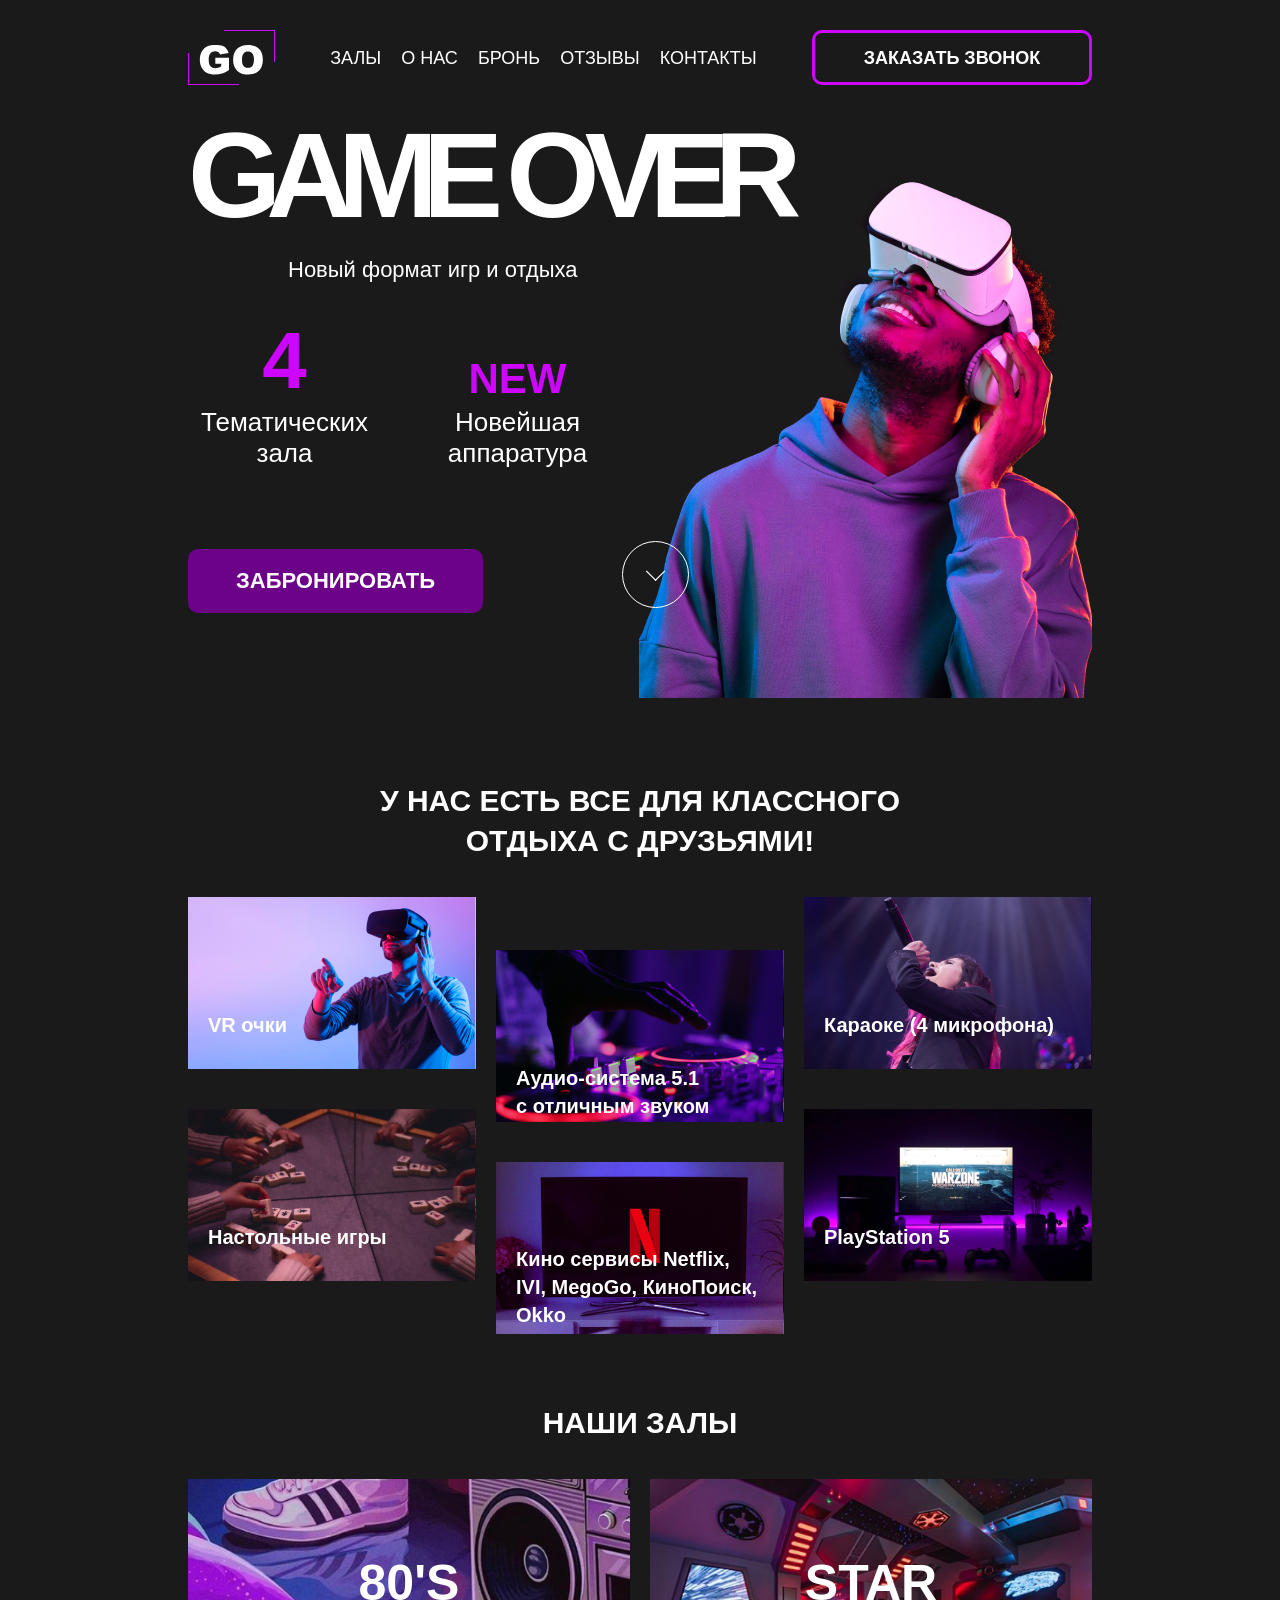
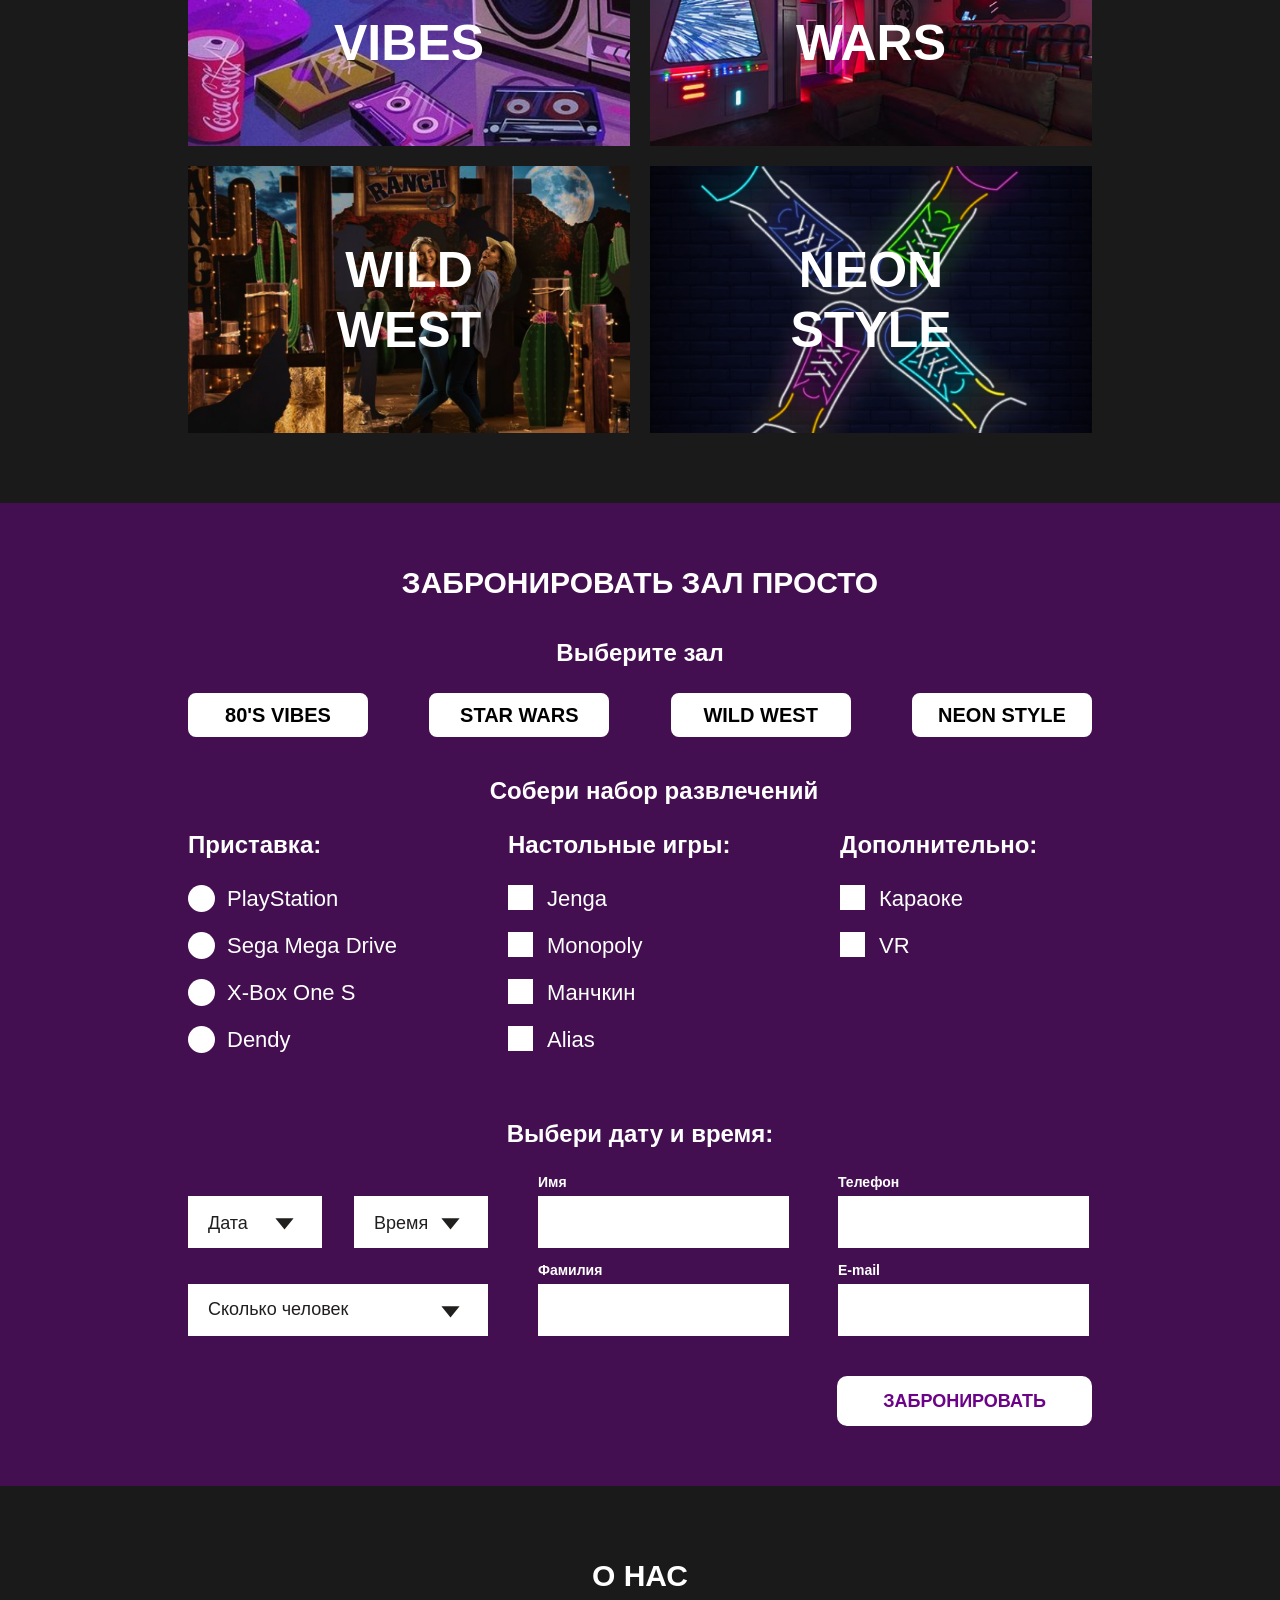
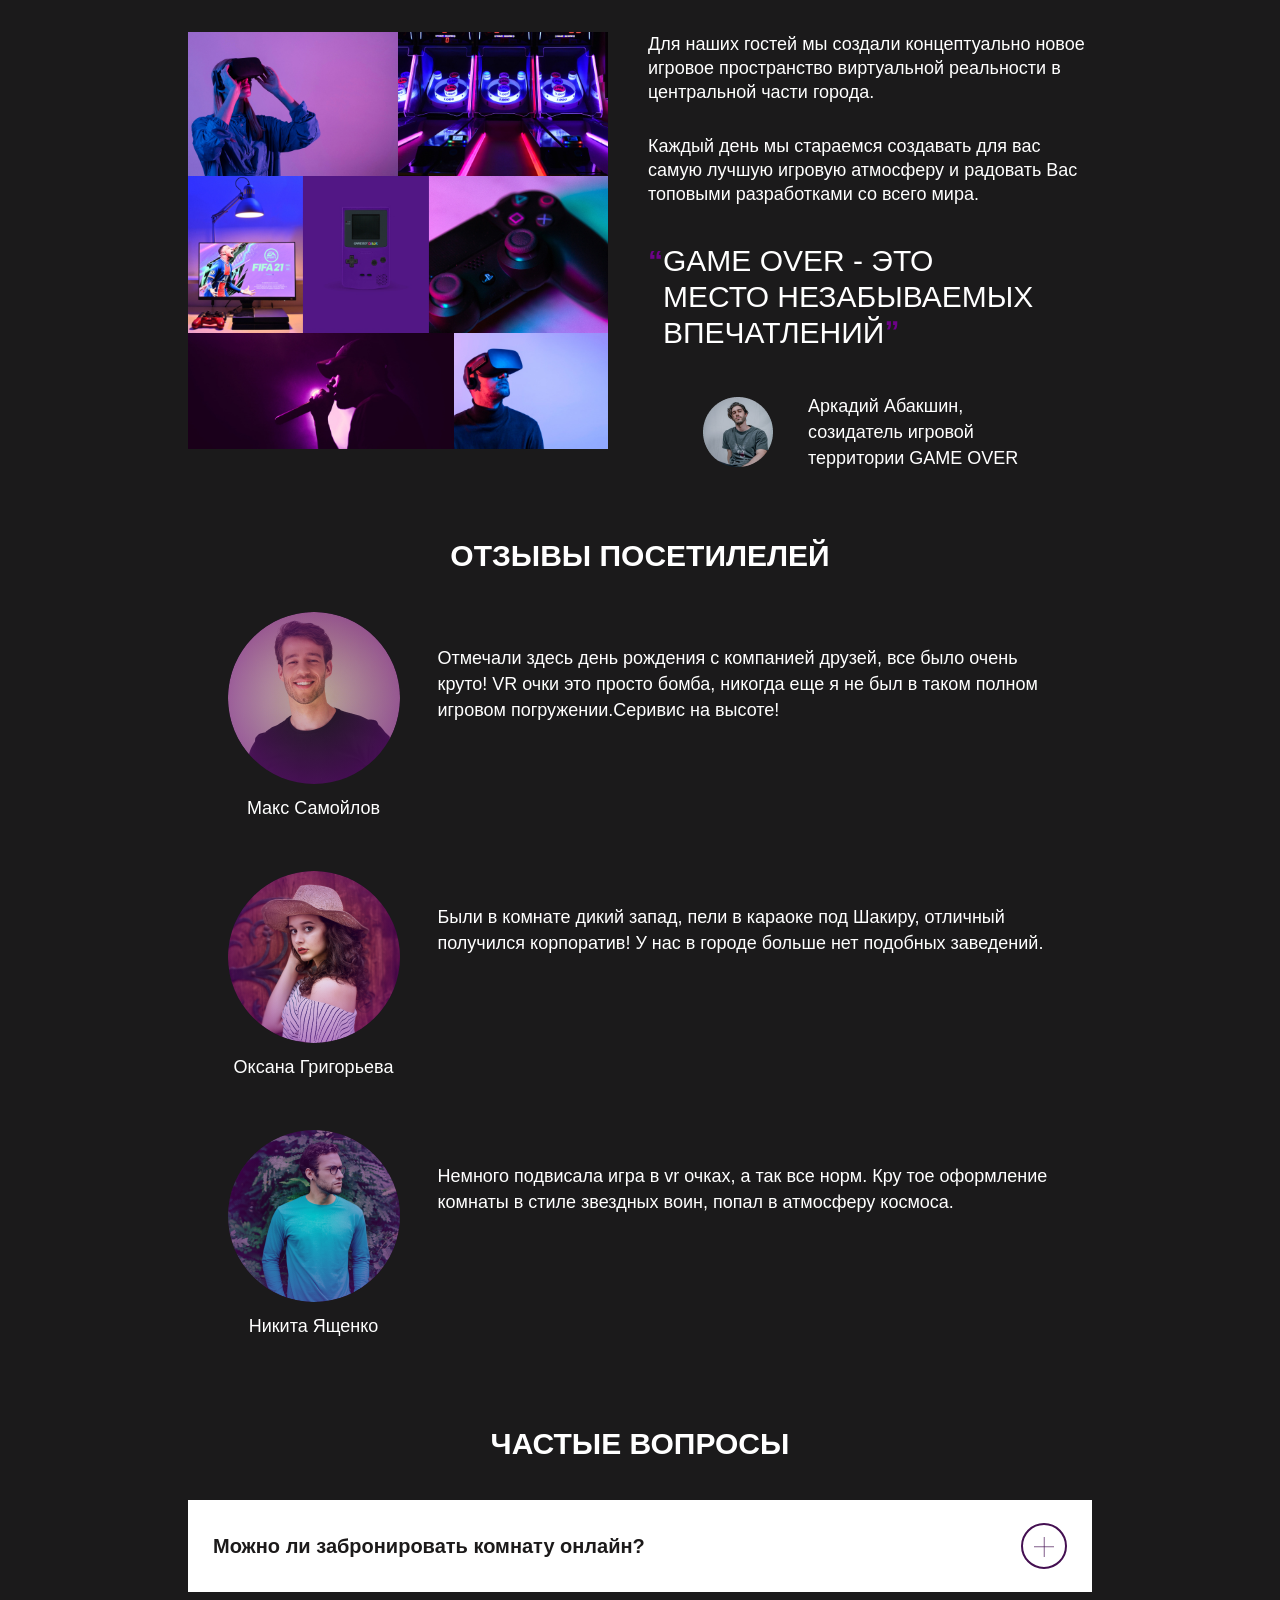
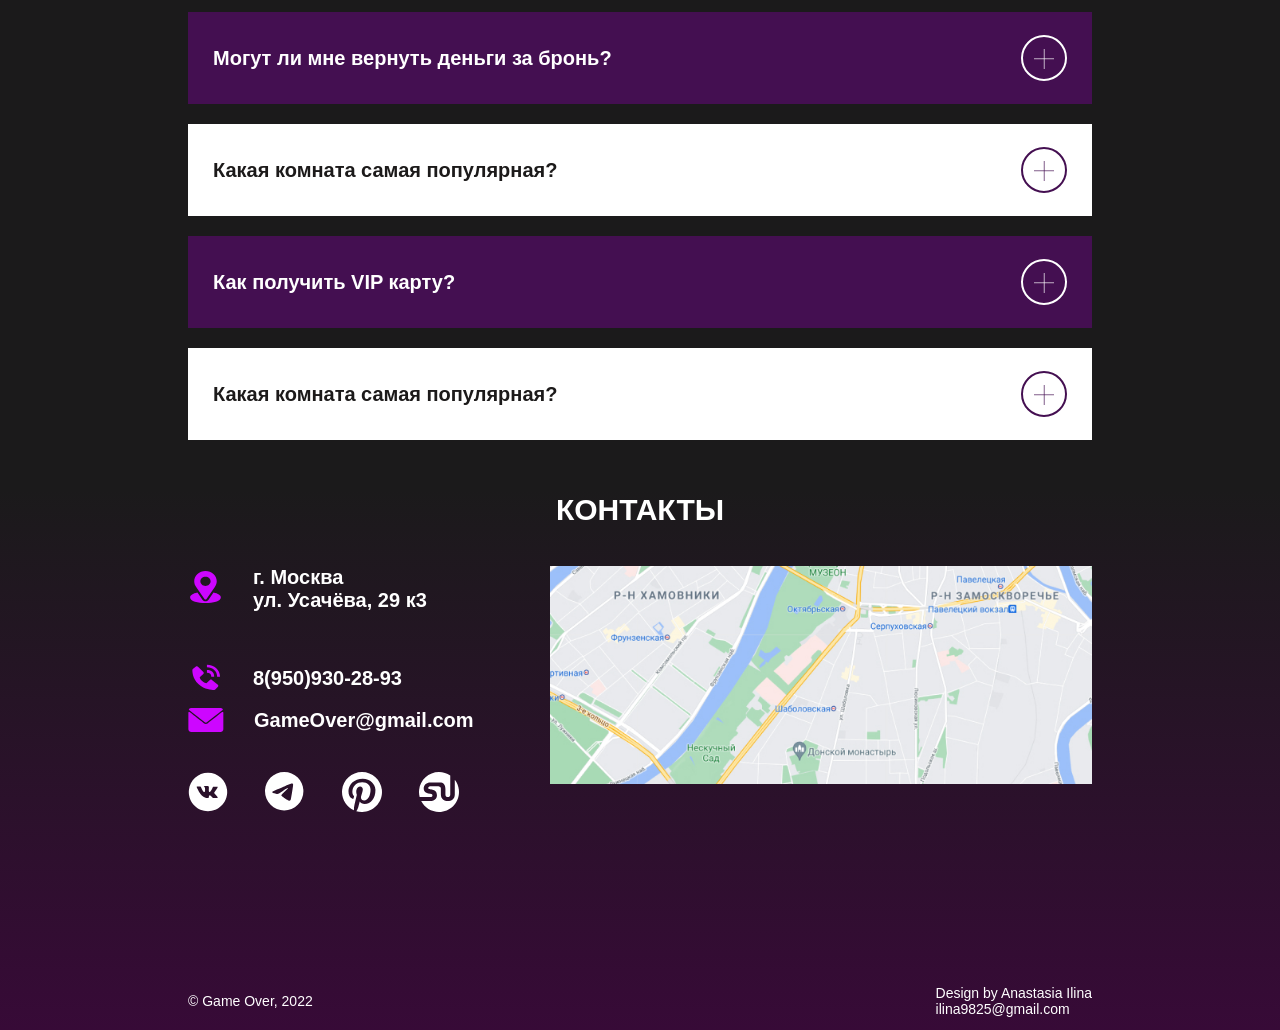
<file: index.html>
<!DOCTYPE html>
<html lang="ru">
  <head>
    <meta charset="UTF-8" />
    <meta name="viewport" content="width=device-width, initial-scale=1.0" />
    <link rel="icon" type="image/svg+xml" href="../img/icon.svg" />
    <link rel="icon" type="image/png" href="../img/logo.png" />
    <link rel="stylesheet" href="style/style.css" />

    <title>Project-GO</title>
  </head>
  <body>
    <header class="header">
      <div class="container">
        <div class="header__wrapper">
          <button class="header__menu"></button>
          <a href="./" class="heder-logo"> </a>
          <nav class="navigation">
            <ul class="navigation__list">
              <li class="navigation__item">
                <a href="#halls" class="navigation__link"> Залы </a>
              </li>
              <li class="navigation__item">
                <a href="#about" class="navigation__link"> О нас </a>
              </li>
              <li class="navigation__item">
                <a href="#reserve" class="navigation__link"> Бронь </a>
              </li>
              <li class="navigation__item">
                <a href="#reviews" class="navigation__link"> Отзывы </a>
              </li>
              <li class="navigation__item">
                <a href="#contacts" class="navigation__link"> Контакты </a>
              </li>
            </ul>
          </nav>
          <button class="btn header__btn">Заказать звонок</button>
        </div>
      </div>
    </header>
    <main class="main">
      <section class="game-over">
        <div class="container">
          <div class="game-over__wrapper">
            <h1 class="game-over__title">GAME OVER</h1>
            <p class="game-over__text">Новый формат игр и отдыха</p>
            <div class="game-over__info">
              <div class="game-over__info-wrapper">
                <span class="game-over__info-color game-over__info-number"
                  >4</span
                >
                <p class="game-over__info-text">Тематических зала</p>
              </div>
              <div class="game-over__info-wrapper">
                <span class="game-over__info-color game-over__info-new"
                  >New</span
                >
                <p class="game-over__info-text">Новейшая аппаратура</p>
              </div>
            </div>
            <div class="game-over__btn-wrapper">
              <a href="#reserve" class="game-over__btn">Забронировать</a>
              <a href="#description" class="game-over__btn-down"> </a>
            </div>
          </div>
        </div>
      </section>
      <section class="section description" id="description">
        <div class="container">
          <div class="description__wrapper">
            <h2 class="title description__title">
              У нас есть все для классного <br />
              отдыха с друзьями!
            </h2>
            <ul class="description__cards">
              <li class="description__card description__card-vr">
                <a href="#" class="description__link">VR очки</a>
              </li>
              <li class="description__card description__card-audio">
                <a href="#" class="description__link"
                  >Аудио-система 5.1 <br />
                  с отличным звуком</a
                >
              </li>
              <li class="description__card description__card-karaoke">
                <a href="#" class="description__link">Караоке (4 микрофона)</a>
              </li>
              <li class="description__card description__card-games">
                <a href="#" class="description__link">Настольные игры</a>
              </li>
              <li class="description__card description__card-netflix">
                <a href="#" class="description__link"
                  >Кино сервисы Netflix, IVI, MegoGo, КиноПоиск, Okko</a
                >
              </li>
              <li class="description__card description__card-ps">
                <a href="#" class="description__link">РlаyStаtiоn 5</a>
              </li>
            </ul>
          </div>
        </div>
      </section>
      <section class="section halls" id="halls">
        <div class="container">
          <div class="content halls-content">
            <h2 class="title halls-content__title">Наши залы</h2>
            <ul class="halls-content__list">
              <li class="halls-content__item">
                <a
                  class="halls-content__link halls-content__link_vibes"
                  href="./80vibes.html"
                >
                  <h3 class="halls-content__link-title">80's vibes</h3>
                </a>
              </li>
              <li class="halls-content__item">
                <a
                  class="halls-content__link halls-content__link_star"
                  href="./star-wars.html"
                >
                  <h3 class="halls-content__link-title">Star wars</h3>
                </a>
              </li>
              <li class="halls-content__item">
                <a
                  class="halls-content__link halls-content__link_wild"
                  href="./west.html"
                >
                  <h3 class="halls-content__link-title">Wild west</h3>
                </a>
              </li>
              <li class="halls-content__item">
                <a
                  class="halls-content__link halls-content__link_neon"
                  href="./neon.html"
                >
                  <h3 class="halls-content__link-title">Neon style</h3>
                </a>
              </li>
            </ul>
          </div>
        </div>
      </section>
      <section class="section reserve" id="reserve">
        <div class="container">
          <div class="content reserve-content">
            <h2 class="title reserve-content__title">
              Забронировать зал просто
            </h2>
            <form
              class="reserve-form"
              action="https://jsonplaceholder.typicode.com/posts"
              method="POST"
            >
              <fieldset class="reserve-hall">
                <legend class="reserve__title reserve-hall__title">
                  Выберите зал
                </legend>
                <fieldset class="reserve-hall__wrapper">
                  <div class="reserve-hall__radio-btn">
                    <input
                      class="reserve-btn reserve-hall__input"
                      type="radio"
                      name="radio"
                      id="80's-vibes"
                      value="80's vibes"
                    />
                    <label
                      class="reserve-hall__radio-btn-label"
                      for="80's-vibes"
                      >80's vibes</label
                    >
                  </div>
                  <div class="reserve-hall__radio-btn">
                    <input
                      class="reserve-btn reserve-hall__input"
                      type="radio"
                      name="radio"
                      id="Star-wars"
                      value="Star wars"
                    />
                    <label class="reserve-hall__radio-btn-label" for="Star-wars"
                      >Star wars</label
                    >
                  </div>
                  <div class="reserve-hall__radio-btn">
                    <input
                      class="reserve-btn reserve-hall__input"
                      type="radio"
                      name="radio"
                      id="Wild-west"
                      value="Wild west"
                    />
                    <label class="reserve-hall__radio-btn-label" for="Wild-west"
                      >Wild west</label
                    >
                  </div>
                  <div class="reserve-hall__radio-btn">
                    <input
                      class="reserve-btn reserve-hall__input"
                      type="radio"
                      name="radio"
                      id="Neon-style"
                      value="Neon style"
                    />
                    <label
                      class="reserve-hall__radio-btn-label"
                      for="Neon-style"
                      >Neon style</label
                    >
                  </div>
                </fieldset>
              </fieldset>
              <fieldset class="reserve-games">
                <legend class="reserve__title reserve-games__title">
                  Собери набор развлечений
                </legend>
                <fieldset class="reserve-games__wrapper">
                  <fieldset class="reserve__wrapper reserve-consoles">
                    <legend
                      class="reserve__title reserve-games__consoles-title"
                    >
                      Приставка:
                    </legend>
                    <fieldset class="reserve-consoles__radio">
                      <input
                        class="reserve-games__console"
                        type="radio"
                        name="console"
                        id="playstation"
                        value="PlayStation"
                      />
                      <label class="reserve-games__inner" for="playstation">
                        PlayStation
                      </label>
                    </fieldset>
                    <fieldset class="reserve-consoles__radio">
                      <input
                        class="reserve-games__console"
                        type="radio"
                        name="console"
                        id="sega-mega-drive"
                        value="Sega Mega Drive"
                      />
                      <label class="reserve-games__inner" for="sega-mega-drive">
                        Sega Mega Drive
                      </label>
                    </fieldset>
                    <fieldset class="reserve-consoles__radio">
                      <input
                        class="reserve-games__console"
                        type="radio"
                        name="console"
                        id="x-box-one"
                        value="X-Box One S"
                      />
                      <label class="reserve-games__inner" for="x-box-one">
                        X-Box One S
                      </label>
                    </fieldset>
                    <fieldset class="reserve-consoles__radio">
                      <input
                        class="reserve-games__console"
                        type="radio"
                        name="console"
                        id="dendy"
                        value="Dendy"
                      />
                      <label class="reserve-games__inner" for="dendy">
                        Dendy
                      </label>
                    </fieldset>
                  </fieldset>
                  <fieldset class="reserve-boardgames">
                    <legend class="reserve__title reserve-boardgames__title">
                      Настольные игры:
                    </legend>
                    <fieldset class="reserve__wrapper reserve-boardgame">
                      <fieldset class="reserve-boardgame__checkbox">
                        <input
                          class="reserve-boardgame__input"
                          type="checkbox"
                          name="games"
                          id="jenga"
                          value="Jenga"
                        />
                        <label class="reserve-boardgame__inner" for="jenga">
                          Jenga
                        </label>
                      </fieldset>
                      <fieldset class="reserve-boardgame__checkbox">
                        <input
                          class="reserve-boardgame__input"
                          id="monopoly"
                          type="checkbox"
                          name="games"
                          value="Monopoly"
                        />
                        <label class="reserve-boardgame__inner" for="monopoly">
                          Monopoly
                        </label>
                      </fieldset>
                      <fieldset class="reserve-boardgame__checkbox">
                        <input
                          class="reserve-boardgame__input"
                          id="manchkin"
                          type="checkbox"
                          name="games"
                          value="Манчкин"
                        />
                        <label class="reserve-boardgame__inner" for="manchkin">
                          Манчкин
                        </label>
                      </fieldset>
                      <fieldset class="reserve-boardgame__checkbox">
                        <input
                          class="reserve-boardgame__input"
                          type="checkbox"
                          id="alias"
                          name="games"
                          value="Alias"
                        />
                        <label class="reserve-boardgame__inner" for="alias">
                          Alias
                        </label>
                      </fieldset>
                    </fieldset>
                  </fieldset>
                  <fieldset class="reserve__wrapper reserve-others">
                    <legend class="reserve__title reserve-others__title">
                      Дополнительно:
                    </legend>
                    <fieldset class="reserve__wrapper reserve-other">
                      <fieldset class="reserve-other__checkbox">
                        <input
                          class="reserve-other__input"
                          type="checkbox"
                          name="extra"
                          value="Караоке"
                          id="karaoke"
                        />
                        <label class="reserve-other__inner" for="karaoke">
                          Караоке
                        </label>
                      </fieldset>
                      <fieldset class="reserve-other__checkbox">
                        <input
                          class="reserve-other__input"
                          type="checkbox"
                          name="extra"
                          value="VR"
                          id="vr"
                        />
                        <label class="reserve-other__inner" for="vr">
                          VR
                        </label>
                      </fieldset>
                    </fieldset>
                  </fieldset>
                </fieldset>
              </fieldset>
              <fieldset class="reserve-time reserve__container">
                <legend class="reserve__title reserve-time__title">
                  Выбери дату и время:
                </legend>
                <fieldset class="reserve-time__wrapper">
                  <fieldset class="reserve-time__wrapper-time">
                    <fieldset class="reserve-time__inner">
                      <label for="date" class="reserve-time__inner-date">
                        <input
                          class="reserve-time__input"
                          name="date"
                          type="text"
                          id="date"
                          placeholder="Дата"
                        />
                        <svg
                          class="reserve-time__img"
                          width="21"
                          height="15"
                          viewBox="0 0 21 15"
                          fill="none"
                          xmlns="http://www.w3.org/2000/svg"
                        >
                          <path
                            d="M10.5 15L1.40673 3.75L19.5933 3.75L10.5 15Z"
                            fill="#211E1E"
                          />
                        </svg>
                      </label>
                      <label for="time" class="reserve-time__inner-time">
                        <input
                          class="reserve-time__input"
                          name="time"
                          type="text"
                          placeholder="Время"
                        />
                        <svg
                          class="reserve-time__img"
                          width="21"
                          height="15"
                          viewBox="0 0 21 15"
                          fill="none"
                          xmlns="http://www.w3.org/2000/svg"
                        >
                          <path
                            d="M10.5 15L1.40673 3.75L19.5933 3.75L10.5 15Z"
                            fill="#211E1E"
                          />
                        </svg>
                      </label>
                    </fieldset>

                    <fieldset class="reserve-time__inner-info">
                      <label
                        for="name"
                        class="reserve-time__naming reserve-time__count"
                      >
                        <input
                          class="reserve-time__input reserve-time__count-input"
                          name="number"
                          type="number"
                          placeholder="Сколько человек"
                        />
                        <svg
                          class="reserve__count-img"
                          width="21"
                          height="15"
                          viewBox="0 0 21 15"
                          fill="none"
                          xmlns="http://www.w3.org/2000/svg"
                        >
                          <path
                            d="M10.5 15L1.40673 3.75L19.5933 3.75L10.5 15Z"
                            fill="#211E1E"
                          />
                        </svg>
                      </label>
                    </fieldset>
                  </fieldset>
                  <fieldset class="reserve-time__wrapper-person">
                    <fieldset class="reserve-time__inner-info">
                      <label
                        for="name"
                        class="reserve-time__naming reserve-time__name"
                        >Имя</label
                      >
                      <input
                        class="reserve-time__input reserve-time__name-input"
                        type="text"
                        name="name"
                        required
                      />
                    </fieldset>
                    <fieldset
                      class="reserve-time__inner-info reserve-time__inner-info_long"
                    >
                      <label
                        for="name"
                        class="reserve-time__naming reserve-time__phone"
                        >Телефон</label
                      >
                      <input
                        class="reserve-time__input reserve-time__phone-input"
                        type="number"
                        name="tel"
                      />
                    </fieldset>
                    <fieldset
                      class="reserve-time__inner-info reserve-time__inner-info_surname"
                    >
                      <label
                        for="name"
                        class="reserve-time__naming reserve-time__surname"
                        >Фамилия</label
                      >
                      <input
                        class="reserve-time__input reserve-time__surname-input"
                        type="text"
                        name="surname"
                      />
                    </fieldset>
                    <fieldset
                      class="reserve-time__inner-info reserve-time__inner-info_long"
                    >
                      <label
                        for="name"
                        class="reserve-time__naming reserve-time__email"
                        >E-mail</label
                      >
                      <input
                        class="reserve-time__input reserve-time__email-input"
                        type="email"
                        name="email"
                      />
                    </fieldset>
                  </fieldset>
                </fieldset>

                <div class="reserve__btn-wrapper">
                  <button class="button reserve__btn" type="submit">
                    Забронировать
                  </button>
                </div>
              </fieldset>
            </form>
          </div>
        </div>
      </section>
      <section class="section about" id="about">
        <div class="container">
          <div class="about__wrapper">
            <h2 class="title about__title">О нас</h2>
            <div class="about__info">
              <div class="about__photo">
                <img class="about__img" src="img/about_photos.jpg" alt="Images">
              </div>
              <div class="about__text">
                <div class="content about-content">
                  <div class="about-content__wrapper">
                    <p class="about-content__text about-content__text-first">
                      Для наших гостей мы создали концептуально новое игровое
                      пространство виртуальной реальности в центральной части
                      города.
                    </p>
                    <p class="about-content__text about-content__text-last">
                      Каждый день мы стараемся создавать для вас самую лучшую
                      игровую атмосферу и радовать Вас топовыми разработками со
                      всего мира.
                    </p>
                  </div>
                </div>
              </div>
              <div class="citate">
                <span class="citate__quotes citate__quotes-open">“</span>
                <blockquote class="citate__autor">
                  GAME OVER - <br class="citate__br" />
                  это место незабываемых впечатлений
                  <span class="citate__quotes citate__quotes-close">„</span>
                </blockquote>
              </div>
              <div class="creator">
                <div class="creator__wrapper">
                  <div class="creator__img"></div>
                  <cite class="creator__text"
                    >Аркадий Абакшин, <br class="creator__br-first" />
                    созидатель игровой <br class="creator__br" />
                    территории GAME OVER</cite
                  >
                </div>
              </div>
            </div>
          </div>
        </div>
      </section>
      <section class="section reviews" id="reviews">
        <div class="container">
          <div class="content reviews-content">
            <h2 class="title reviews__title">Отзывы посетилелей</h2>
            <ul class="reviews__wrapper">
              <li class="reviews__inner">
                <fieldset class="reviews__inner-image">
                  <div class="reviews__inner-img reviews__inner-img_maks"></div>
                  <figcaption class="reviews__inner-name">Макс Самойлов</figcaption>
                </fieldset>
                <p class="reviews__inner-text">
                  Отмечали здесь день рождения с компанией друзей, все было
                  очень круто! VR очки это просто бомба, никогда еще я не был в
                  таком полном игровом погружении.Серивис на высоте!
                </p>
              </li>
              <li class="reviews__inner">
                <fieldset class="reviews__inner-image">
                  <div class="reviews__inner-img reviews__inner-img_oksana"></div>
                  <figcaption class="reviews__inner-name">Оксана Григорьева</figcaption>
                </fieldset>
                <p class="reviews__inner-text">
                  Были в комнате дикий запад, пели в караоке под Шакиру,
                  отличный получился корпоратив! У нас в городе больше нет
                  подобных заведений.
                </p>
              </li>
              <li class="reviews__inner">
                <fieldset class="reviews__inner-image">
                  <div class="reviews__inner-img reviews__inner-img_nikita"></div>
                  <figcaption class="reviews__inner-name">Никита Ященко</а>
                </fieldset>
                <p class="reviews__inner-text">
                  Немного подвисала игра в vr очках, а так все норм. Кру тое
                  оформление комнаты в стиле звездных воин, попал в атмосферу
                  космоса.
                </p>
              </li>
            </ul>
          </div>
        </div>
      </section>
      <section class="section questions" id="questions">
        <div class="container">
          <h2 class="title questions-content__title">Частые вопросы</h2>
          <ul class="questions__items">
            <li class="questions__content questions__content_purple">
              <p class="questions__text">
                Можно ли забронировать комнату онлайн?
              </p>
            </li>
            <li class="questions__content questions__content_white">
              <p class="questions__text">
                Могут ли мне вернуть деньги за бронь?
              </p>
            </li>
            <li class="questions__content questions__content_purple">
              <p class="questions__text">Какая комната самая популярная?</p>
            </li>
            <li class="questions__content questions__content_white">
              <p class="questions__text">Как получить VIP карту?</p>
            </li>
            <li class="questions__content questions__content_purple">
              <p class="questions__text">Какая комната самая популярная?</p>
            </li>
          </ul>
        </div>
      </section>
    </main>
    <footer class="footer">
      <section class="footer__wrapper">
        <div class="container">
          <h2 class="title footer__title">Контакты</h2>
          <address class="contacts__wrapper" id="#">
            <div class="contacts__info">
              <div class="contacts__text">
                <div class="contacts__address">
                  <div class="contacts__icon">
                    <svg
                      class="contacts__svg"
                      width="35"
                      height="32"
                      viewBox="0 0 35 32"
                      fill="none"
                      xmlns="http://www.w3.org/2000/svg"
                    >
                      <path
                        d="M17.4815 0C11.338 0 6.21411 4.52938 6.21411 10.3125C6.21411 12.5126 6.93645 14.4745 8.32275 16.3129L16.6192 28.1616C17.0217 28.7376 17.9421 28.7365 18.3437 28.1616L26.6762 16.2726C28.0326 14.5175 28.7488 12.4567 28.7488 10.3125C28.7488 4.62619 23.6943 0 17.4815 0ZM17.4815 15C14.6576 15 12.3599 12.8971 12.3599 10.3125C12.3599 7.72794 14.6576 5.625 17.4815 5.625C20.3053 5.625 22.603 7.72794 22.603 10.3125C22.603 12.8971 20.3053 15 17.4815 15Z"
                        fill="#CD06FF"
                      />
                      <path
                        d="M25.4891 21.5435L20.3313 28.9239C18.9962 30.829 15.9593 30.8228 14.6306 28.9257L9.46443 21.5454C4.91897 22.5073 2.11688 24.2693 2.11688 26.375C2.11688 30.0289 10.0333 32 17.4815 32C24.9297 32 32.846 30.0289 32.846 26.375C32.846 24.2678 30.0401 22.5048 25.4891 21.5435Z"
                        fill="#CD06FF"
                      />
                    </svg>
                  </div>
                  <div class="contacts__name">
                    <div class="contacts__city">г. Москва</div>
                    <div class="contacts__street">ул. Усачёва, 29 к3</div>
                  </div>
                </div>

                <div class="contacts__service">
                  <div class="contacts__tel">
                    <svg
                      class="contacts__svg"
                      width="35"
                      height="32"
                      viewBox="0 0 35 32"
                      fill="none"
                      xmlns="http://www.w3.org/2000/svg"
                    >
                      <path
                        d="M29.1358 14.6654H32.0494C32.0494 7.82541 26.4072 2.66675 18.9237 2.66675V5.33341C24.8412 5.33341 29.1358 9.25741 29.1358 14.6654Z"
                        fill="#CD06FF"
                      />
                      <path
                        d="M18.9382 10.6667C22.0019 10.6667 23.3086 11.8627 23.3086 14.6667H26.2222C26.2222 10.3667 23.6364 7.99999 18.9382 7.99999V10.6667ZM23.9234 17.924C23.6435 17.6911 23.2756 17.5669 22.8975 17.5776C22.5194 17.5883 22.1607 17.7331 21.897 17.9813L18.4109 21.2627C17.5718 21.116 15.8848 20.6347 14.1483 19.0493C12.4118 17.4587 11.8859 15.9107 11.73 15.148L15.3123 11.956C15.5839 11.7148 15.7422 11.3864 15.7539 11.0403C15.7656 10.6941 15.6297 10.3574 15.3749 10.1013L9.9921 4.68399C9.73722 4.42714 9.38298 4.27133 9.00462 4.24967C8.62625 4.22801 8.25356 4.3422 7.9657 4.56799L4.80447 7.04933C4.55261 7.28068 4.40228 7.58859 4.382 7.91466C4.36015 8.24799 3.94351 16.144 10.6331 22.2693C16.469 27.6093 23.7792 28 25.7924 28C26.0867 28 26.2674 27.992 26.3154 27.9893C26.6716 27.9711 27.0079 27.8329 27.2594 27.6013L29.9691 24.7067C30.2159 24.4434 30.341 24.1024 30.3176 23.7561C30.2942 23.4098 30.1242 23.0855 29.8438 22.852L23.9234 17.924Z"
                        fill="#CD06FF"
                      />
                    </svg>

                    <a class="contacts__tel-number" href="tel:+79509302893"
                      >8(950)930-28-93</a
                    >
                  </div>
                  <div class="contacts__email">
                    <svg
                      class="contacts__svg"
                      width="36"
                      height="32"
                      viewBox="0 0 36 32"
                      fill="none"
                      xmlns="http://www.w3.org/2000/svg"
                    >
                      <path
                        d="M1.10021 5.94725C5.89873 9.66669 14.3187 16.2103 16.7934 18.2506C17.1256 18.526 17.4819 18.666 17.8518 18.666C18.221 18.666 18.5767 18.5273 18.9082 18.2533C21.385 16.2109 29.8049 9.66669 34.6035 5.94725C34.9023 5.71612 34.9478 5.30987 34.706 5.02731C34.1468 4.37437 33.3132 4 32.4197 4H3.28396C2.39056 4 1.55684 4.37438 0.997775 5.02738C0.755902 5.30988 0.80145 5.71612 1.10021 5.94725Z"
                        fill="#CD06FF"
                      />
                      <path
                        d="M34.9108 7.96279C34.6526 7.85279 34.3489 7.89116 34.1341 8.05916C28.8126 12.188 22.0209 17.4804 19.8841 19.2427C18.6847 20.2336 17.0202 20.2336 15.8181 19.2414C13.5405 17.3632 5.91363 11.4289 1.56962 8.0591C1.35335 7.8911 1.04893 7.85404 0.792853 7.96273C0.535411 8.07216 0.370361 8.30785 0.370361 8.5676V25.3332C0.370361 26.804 1.67703 27.9999 3.28396 27.9999H32.4198C34.0267 27.9999 35.3333 26.804 35.3333 25.3332V8.5676C35.3333 8.30785 35.1683 8.07154 34.9108 7.96279Z"
                        fill="#CD06FF"
                      />
                    </svg>

                    <a
                      class="contacts__email-address"
                      href="mailto:GameOver@gmail.com"
                      >GameOver@gmail.com</a
                    >
                  </div>
                </div>
                <ul class="contacts__social">
                  <li>
                    <a
                      class="contacts__link contacts__link_vk"
                      href="https://vk.com/"
                    >
                        <svg
                          width="50"
                          height="50"
                          viewBox="0 0 50 50"
                          fill="none"
                          xmlns="http://www.w3.org/2000/svg"
                        >
                          <path
                            d="M24.9999 1C11.7449 1 0.999878 11.745 0.999878 25C0.999878 38.255 11.7449 49 24.9999 49C38.2549 49 48.9999 38.255 48.9999 25C48.9999 11.745 38.2549 1 24.9999 1ZM34.2299 28.0775C34.2299 28.0775 36.3524 30.1725 36.8749 31.145C36.8899 31.165 36.8974 31.185 36.9024 31.195C37.1149 31.5525 37.1649 31.83 37.0599 32.0375C36.8849 32.3825 36.2849 32.5525 36.0799 32.5675H32.3299C32.0699 32.5675 31.5249 32.5 30.8649 32.045C30.3574 31.69 29.8574 31.1075 29.3699 30.54C28.6424 29.695 28.0124 28.965 27.3774 28.965C27.2967 28.9649 27.2166 28.9775 27.1399 29.0025C26.6599 29.1575 26.0449 29.8425 26.0449 31.6675C26.0449 32.2375 25.5949 32.565 25.2774 32.565H23.5599C22.9749 32.565 19.9274 32.36 17.2274 29.5125C13.9224 26.025 10.9474 19.03 10.9224 18.965C10.7349 18.5125 11.1224 18.27 11.5449 18.27H15.3324C15.8374 18.27 16.0024 18.5775 16.1174 18.85C16.2524 19.1675 16.7474 20.43 17.5599 21.85C18.8774 24.165 19.6849 25.105 20.3324 25.105C20.4538 25.1036 20.573 25.0727 20.6799 25.015C21.5249 24.545 21.3674 21.5325 21.3299 20.9075C21.3299 20.79 21.3274 19.56 20.8949 18.97C20.5849 18.5425 20.0574 18.38 19.7374 18.32C19.8669 18.1413 20.0375 17.9964 20.2349 17.8975C20.8149 17.6075 21.8599 17.565 22.8974 17.565H23.4749C24.5999 17.58 24.8899 17.6525 25.2974 17.755C26.1224 17.9525 26.1399 18.485 26.0674 20.3075C26.0449 20.825 26.0224 21.41 26.0224 22.1C26.0224 22.25 26.0149 22.41 26.0149 22.58C25.9899 23.5075 25.9599 24.56 26.6149 24.9925C26.7003 25.0461 26.799 25.0746 26.8999 25.075C27.1274 25.075 27.8124 25.075 29.6674 21.8925C30.2395 20.8681 30.7366 19.8037 31.1549 18.7075C31.1924 18.6425 31.3024 18.4425 31.4324 18.365C31.5283 18.3161 31.6347 18.2912 31.7424 18.2925H36.1949C36.6799 18.2925 37.0124 18.365 37.0749 18.5525C37.1849 18.85 37.0549 19.7575 35.0224 22.51L34.1149 23.7075C32.2724 26.1225 32.2724 26.245 34.2299 28.0775Z"
                            fill="white"
                          />
                        </svg>
                    </a>
                  </li>
                  <li>
                    <a class="contacts__link contacts__link_tg" href="#"
                      ><svg
                        width="50"
                        height="50"
                        viewBox="0 0 50 50"
                        fill="none"
                        xmlns="http://www.w3.org/2000/svg"
                      >
                        <g clip-path="url(#clip0_2212_5)">
                          <path
                            d="M47.9999 24C47.9999 30.3652 45.4713 36.4697 40.9704 40.9706C36.4696 45.4714 30.3651 48 23.9999 48C17.6347 48 11.5302 45.4714 7.02932 40.9706C2.52844 36.4697 -0.00012207 30.3652 -0.00012207 24C-0.00012207 17.6348 2.52844 11.5303 7.02932 7.02944C11.5302 2.52856 17.6347 0 23.9999 0C30.3651 0 36.4696 2.52856 40.9704 7.02944C45.4713 11.5303 47.9999 17.6348 47.9999 24ZM24.8609 17.718C22.5269 18.69 17.8589 20.7 10.8629 23.748C9.72888 24.198 9.13188 24.642 9.07788 25.074C8.98788 25.803 9.90288 26.091 11.1479 26.484L11.6729 26.649C12.8969 27.048 14.5469 27.513 15.4019 27.531C16.1819 27.549 17.0489 27.231 18.0059 26.571C24.5429 22.158 27.9179 19.929 28.1279 19.881C28.2779 19.845 28.4879 19.803 28.6259 19.929C28.7669 20.052 28.7519 20.289 28.7369 20.352C28.6469 20.739 25.0559 24.075 23.1989 25.803C22.6199 26.343 22.2089 26.724 22.1249 26.811C21.9399 27 21.7519 27.1861 21.5609 27.369C20.4209 28.467 19.5689 29.289 21.6059 30.633C22.5869 31.281 23.3729 31.812 24.1559 32.346C25.0079 32.928 25.8599 33.507 26.9639 34.233C27.2429 34.413 27.5129 34.608 27.7739 34.794C28.7669 35.502 29.6639 36.138 30.7649 36.036C31.4069 35.976 32.0699 35.376 32.4059 33.576C33.2009 29.325 34.7639 20.118 35.1239 16.323C35.1458 16.0075 35.1328 15.6906 35.0849 15.378C35.0566 15.1258 34.9346 14.8934 34.7429 14.727C34.4699 14.5386 34.1445 14.4409 33.8129 14.448C32.9129 14.463 31.5239 14.946 24.8609 17.718Z"
                            fill="white"
                          />
                        </g>
                        <defs>
                          <clipPath id="clip0_2212_5">
                            <rect width="50" height="50" fill="white" />
                          </clipPath>
                        </defs>
                      </svg>
                    </a>
                  </li>
                  <li>
                    <a class="contacts__link contacts__link_pinterest" href="#"
                      ><svg
                        width="50"
                        height="50"
                        viewBox="0 0 50 50"
                        fill="none"
                        xmlns="http://www.w3.org/2000/svg"
                      >
                        <path
                          d="M25.0005 0C11.1947 0 -0.000152588 11.1936 -0.000152588 25.0006C-0.000152588 35.2378 6.15562 44.0314 14.9646 47.8981C14.8941 46.1526 14.9511 44.0558 15.3998 42.159C15.8806 40.1282 18.6165 28.5359 18.6165 28.5359C18.6165 28.5359 17.8178 26.9397 17.8178 24.5808C17.8178 20.8763 19.9652 18.1077 22.6383 18.1077C24.912 18.1077 26.0107 19.8154 26.0107 21.8609C26.0107 24.1468 24.5537 27.5635 23.8037 30.7327C23.1768 33.3859 25.1338 35.5481 27.7498 35.5481C32.4864 35.5481 35.6761 29.4647 35.6761 22.2558C35.6761 16.7782 31.9864 12.6769 25.2742 12.6769C17.6902 12.6769 12.9659 18.3321 12.9659 24.6487C12.9659 26.8282 13.6082 28.3635 14.6146 29.5513C15.0768 30.0981 15.1409 30.318 14.9736 30.9462C14.8537 31.4058 14.5781 32.5128 14.4646 32.9519C14.2986 33.5853 13.7857 33.8109 13.2127 33.5776C9.71972 32.1513 8.0928 28.3263 8.0928 24.0263C8.0928 16.9237 14.0819 8.40898 25.9601 8.40898C35.5056 8.40898 41.7877 15.316 41.7877 22.732C41.7877 32.5378 36.3351 39.8647 28.2979 39.8647C25.5998 39.8647 23.0607 38.4051 22.1909 36.7487C22.1909 36.7487 20.7396 42.5077 20.4325 43.6218C19.9024 45.5494 18.8646 47.4763 17.9159 48.9769C20.2162 49.6571 22.6024 50.0025 25.0011 50.0026C38.8063 50.0013 49.9998 38.8071 49.9998 25.0006C49.9998 11.1936 38.8063 0 25.0005 0Z"
                          fill="white"
                        />
                      </svg>
                    </a>
                  </li>
                  <li>
                    <a
                      class="contacts__link contacts__link_stumbleupon"
                      href="#"
                      ><svg
                        width="50"
                        height="50"
                        viewBox="0 0 50 50"
                        fill="none"
                        xmlns="http://www.w3.org/2000/svg"
                      >
                        <g clip-path="url(#clip0_2212_10)">
                          <path
                            fill-rule="evenodd"
                            clip-rule="evenodd"
                            d="M44.7441 9.66919C48.1583 14.0494 50.0085 19.4463 49.9999 24.9999C49.9999 38.8051 38.805 49.9999 25.0006 49.9999C15.2871 49.9999 6.86597 44.4576 2.72751 36.3647H13.6237C18.816 36.3647 22.4429 33.566 22.4429 29.0923C22.4429 19.6108 11.5051 23.4737 11.5051 20.1089C11.5051 18.4878 12.8057 17.898 15.1858 17.898H22.7692C24.8711 17.898 27.3435 18.275 27.3435 20.5685V28.1243C27.3435 33.5955 31.6159 36.364 36.0441 36.364C40.548 36.364 44.7435 33.5955 44.7435 28.1243V9.66919H44.7441Z"
                            fill="white"
                          />
                          <path
                            fill-rule="evenodd"
                            clip-rule="evenodd"
                            d="M25.0005 2.43241e-05C30.0173 -0.00698868 34.919 1.50262 39.0626 4.33079V28.3013C39.0626 29.9628 37.7037 31.3224 36.0447 31.3224C34.3838 31.3224 33.0261 29.9628 33.0261 28.3013V21.1186C33.0261 15.3846 30.1242 12.9994 26.3447 12.9994H14.0441C9.59088 12.9994 5.89665 15.834 5.89665 20.3289C5.89665 22.6289 6.8819 25.9994 11.5415 26.8353C15.337 27.5186 16.8351 27.3199 16.8351 29.3506C16.8351 31.3224 14.6261 31.3224 11.7101 31.3224H0.808189C0.269676 29.2582 -0.0019826 27.1334 -0.000143311 25C-0.000143311 11.1981 11.196 2.43241e-05 25.0005 2.43241e-05Z"
                            fill="white"
                          />
                        </g>
                        <defs>
                          <clipPath id="clip0_2212_10">
                            <rect width="50" height="50" fill="white" />
                          </clipPath>
                        </defs>
                      </svg>
                    </a>
                  </li>
                </ul>
              </div>

              <div class="contacts__map">
                <img
                  class="contacts__map-image"
                  src="img/map.jpg"
                  alt="Карта"
                />
              </div>
            </div>
          </address>
        </div>
        <div class="designer">
          <div class="container">
            <div class="designer__wrapper">
              <p class="designer__text">© Game Over, 2022</p>
              <div class="designer__info">
                <p class="designer__name">Design by Anastasia Ilina</p>
                <p class="designer__email">ilina9825@gmail.com</p>
              </div>
            </div>
          </div>
        </div>
      </section>
    </footer>
  </body>
</html>
</file>
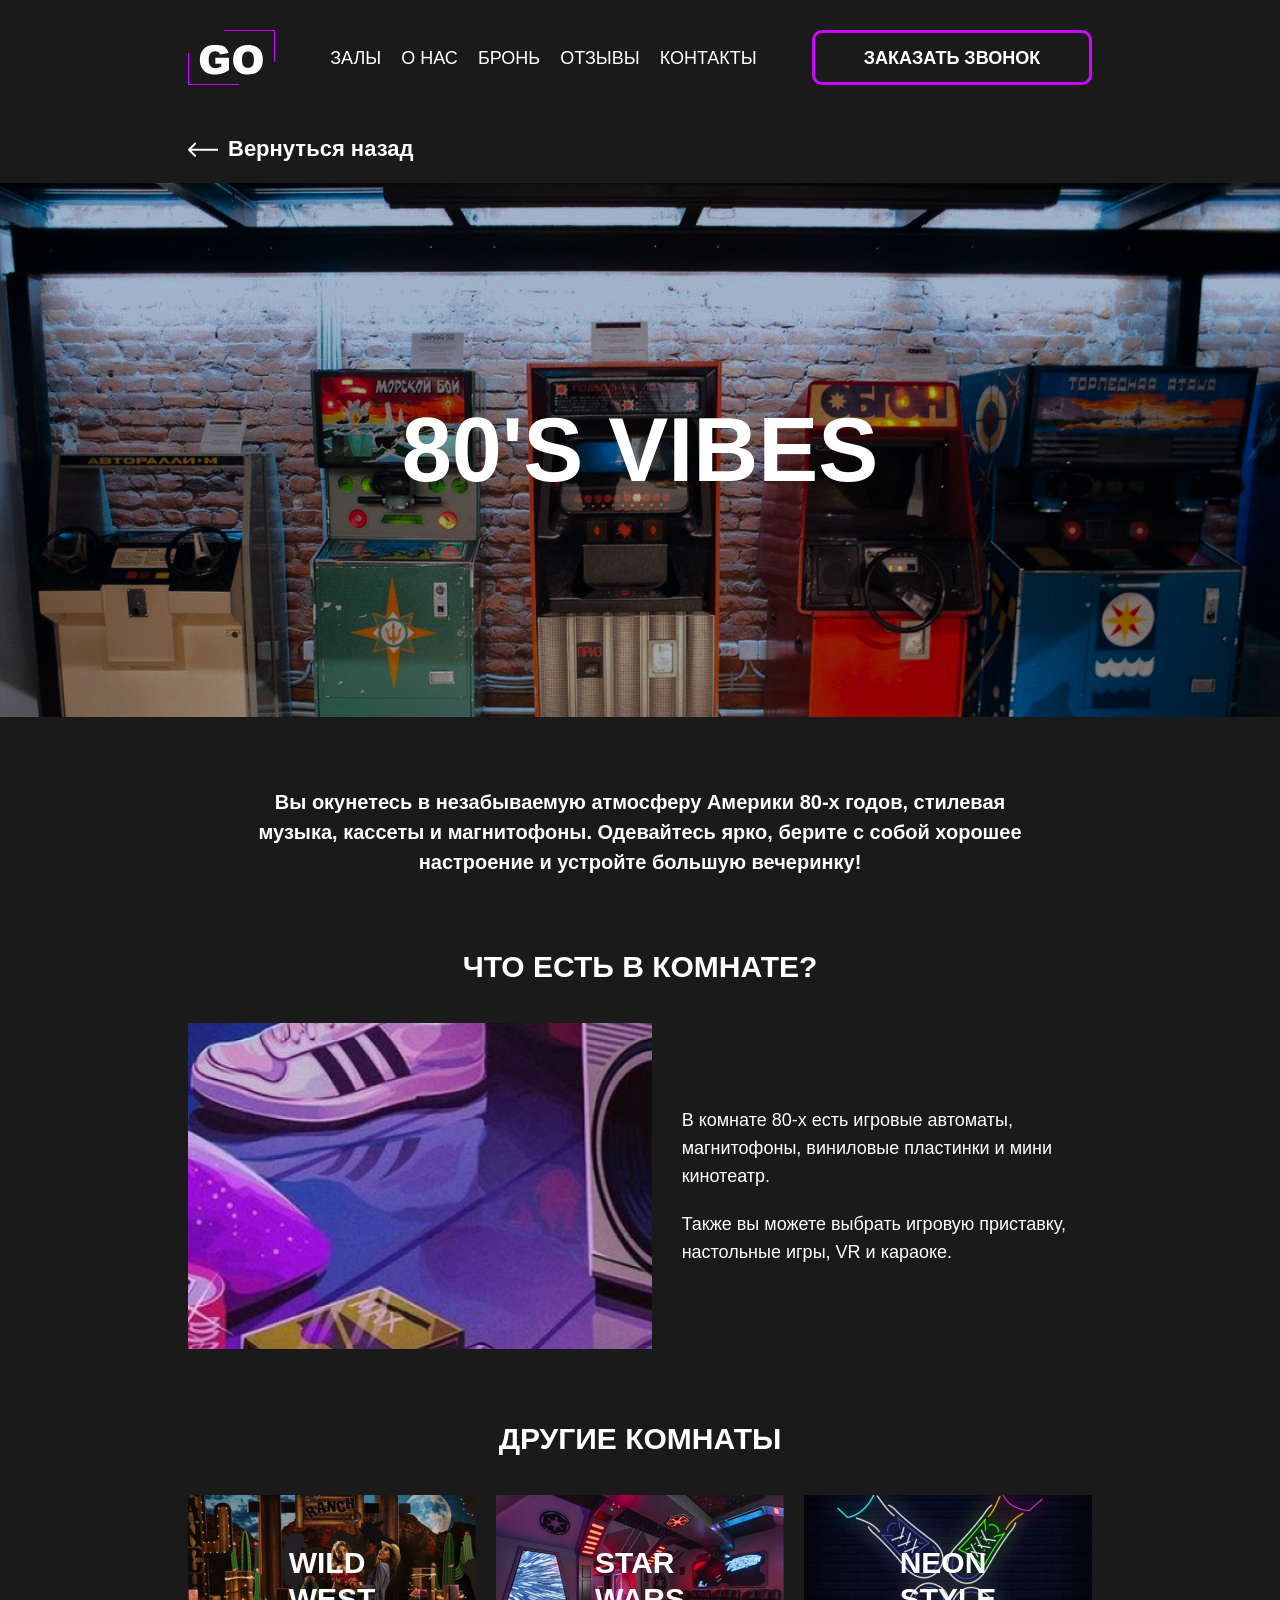
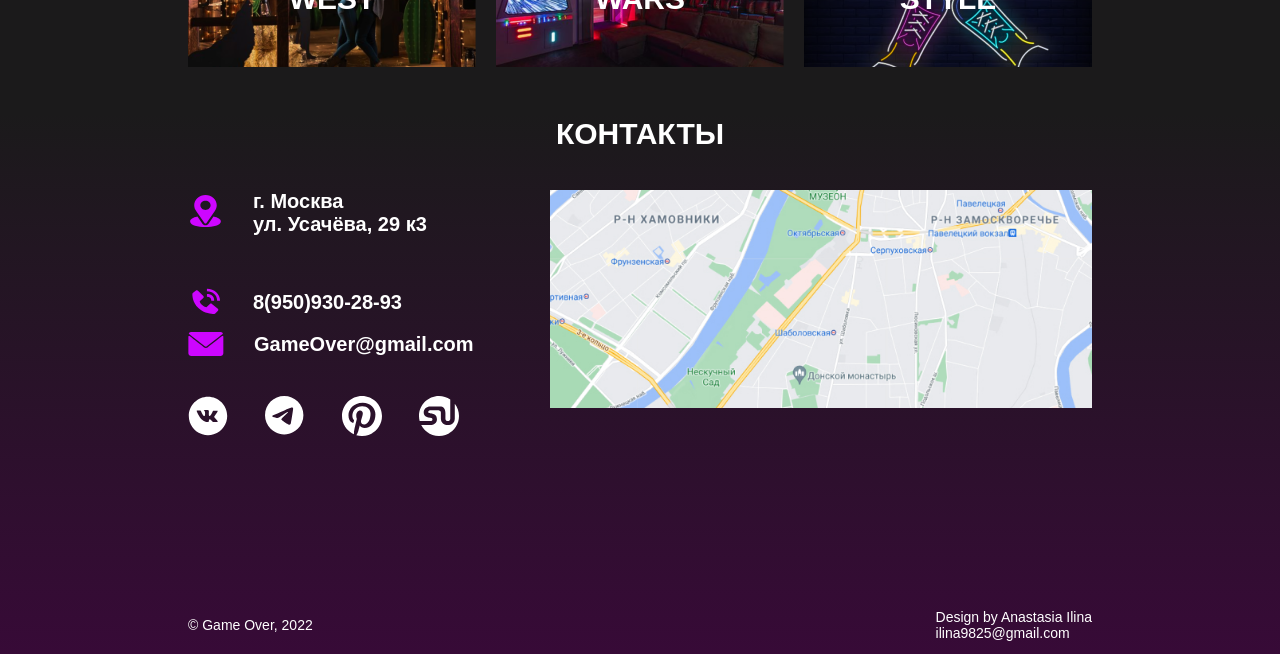
<file: 80vibes.html>
<!DOCTYPE html>
<html lang="ru">
<head>
	<meta charset="UTF-8">
	<meta name="viewport" content="width=device-width, initial-scale=1.0">
	<link rel="apple-touch-icon" sizes="180x180" href="favicon/apple-touch-icon.png">
	<link rel="icon" type="image/png" sizes="32x32" href="favicon/favicon-32x32.png">
	<link rel="icon" type="image/png" sizes="16x16" href="favicon/favicon-16x16.png">
	<link rel="manifest" href="favicon/site.webmanifest">
	<link rel="mask-icon" href="favicon/safari-pinned-tab.svg" color="#5bbad5">
	<meta name="msapplication-TileColor" content="#ffffff">
	<meta name="theme-color" content="#ffffff">
	<link rel="stylesheet" href="style/style.css">
	<title>80's Vibes</title>
</head>
<body>
	<header class="header">
		<div class="container">
			<div class="header__wrapper">
				<button class="header__menu"></button>
				<a href="./" class="heder-logo">
				</a>
				<nav class="navigation">
					<ul class="navigation__list">
						<li class="navigation__item">
							<a href="#halls" class="navigation__link">
								Залы
							</a>
						</li>
						<li class="navigation__item">
							<a href="#about" class="navigation__link">
								О нас
							</a>
						</li>
						<li class="navigation__item">
							<a href="#reserve" class="navigation__link">
								Бронь
							</a>
						</li>
						<li class="navigation__item">
							<a href="#reviews" class="navigation__link">
								Отзывы
							</a>
						</li>
						<li class="navigation__item">
							<a href="#contacts" class="navigation__link">
								Контакты
							</a>
						</li>
					</ul>
				</nav>
				<button	class="btn header__btn">Заказать звонок</button>
			</div>
		</div>
	</header>
	<main class="main">
		<section class="back">
			<div class="container">
				<a href="./index.html" class="back-wrapper">
					<div class="back-arrow"></div>
					<p class="back-text">Вернуться назад</p>
				</a>
			</div>
		</section>
		<section class="bg-section bg-section_vibes">
			<div class="container">
				<div class="bg-section__wrapper">
					<p class="bg-section__text">80's vibes</p>
				</div>
			</div>
		</section>
		<section class="room-description">
			<div class="container">
				<div class="room-description__wrapper">
					<p class="room-description__text">
						Вы окунетесь в незабываемую атмосферу Америки 80-х годов, стилевая музыка, кассеты и магнитофоны. Одевайтесь ярко, берите с собой хорошее настроение и устройте большую вечеринку!
					</p>
				</div>
			</div>
		</section>
		<section class="section-page room-content">
			<div class="container">
				<div class="page-title room-content__title">Что есть в комнате?</div>
				<div class="room-content__wrapper">
					<div class="room-content__img room-content__img_vibes"></div>
					<div class="room-content__wrapper-text">
						<p class="room-content__text">
							В комнате 80-х есть игровые автоматы, магнитофоны, виниловые пластинки и мини кинотеатр.
						</p>
						<p class="room-content__text">
							Также вы можете выбрать игровую приставку, настольные игры, VR и караоке.
						</p>
					</div>
				</div>
			</div>
		</section>
		<section class="section-page other-room">
			<div class="container">
				<h2 class="page-title other-room__title">
					Другие комнаты
				</h2>
				<ul class="other-room__list">
					<li class="other-room__item">
						<a href="./west.html" class="other-room__link other-room__link_west">wild <br> west</a>
					</li>
					<li class="other-room__item">
						<a href="./star-wars.html" class="other-room__link other-room__link_wars">Star <br> wars</a>
					</li>
					<li class="other-room__item">
						<a href="./neon.html" class="other-room__link other-room__link_neon">neon <br> style</a>
					</li>
				</ul>
			</div>
		</section>
	</main>
	<footer class="footer">
		<section class="footer__wrapper">
		  <div class="container">
			<h2 class="title footer__title">Контакты</h2>
			<address class="contacts__wrapper" id="#">
			  <div class="contacts__info">
				<div class="contacts__text">
				  <div class="contacts__address">
					<div class="contacts__icon">
					  <svg
						class="contacts__svg"
						width="35"
						height="32"
						viewBox="0 0 35 32"
						fill="none"
						xmlns="http://www.w3.org/2000/svg"
					  >
						<path
						  d="M17.4815 0C11.338 0 6.21411 4.52938 6.21411 10.3125C6.21411 12.5126 6.93645 14.4745 8.32275 16.3129L16.6192 28.1616C17.0217 28.7376 17.9421 28.7365 18.3437 28.1616L26.6762 16.2726C28.0326 14.5175 28.7488 12.4567 28.7488 10.3125C28.7488 4.62619 23.6943 0 17.4815 0ZM17.4815 15C14.6576 15 12.3599 12.8971 12.3599 10.3125C12.3599 7.72794 14.6576 5.625 17.4815 5.625C20.3053 5.625 22.603 7.72794 22.603 10.3125C22.603 12.8971 20.3053 15 17.4815 15Z"
						  fill="#CD06FF"
						/>
						<path
						  d="M25.4891 21.5435L20.3313 28.9239C18.9962 30.829 15.9593 30.8228 14.6306 28.9257L9.46443 21.5454C4.91897 22.5073 2.11688 24.2693 2.11688 26.375C2.11688 30.0289 10.0333 32 17.4815 32C24.9297 32 32.846 30.0289 32.846 26.375C32.846 24.2678 30.0401 22.5048 25.4891 21.5435Z"
						  fill="#CD06FF"
						/>
					  </svg>
					</div>
					<div class="contacts__name">
					  <div class="contacts__city">г. Москва</div>
					  <div class="contacts__street">ул. Усачёва, 29 к3</div>
					</div>
				  </div>
  
				  <div class="contacts__service">
					<div class="contacts__tel">
					  <svg
						class="contacts__svg"
						width="35"
						height="32"
						viewBox="0 0 35 32"
						fill="none"
						xmlns="http://www.w3.org/2000/svg"
					  >
						<path
						  d="M29.1358 14.6654H32.0494C32.0494 7.82541 26.4072 2.66675 18.9237 2.66675V5.33341C24.8412 5.33341 29.1358 9.25741 29.1358 14.6654Z"
						  fill="#CD06FF"
						/>
						<path
						  d="M18.9382 10.6667C22.0019 10.6667 23.3086 11.8627 23.3086 14.6667H26.2222C26.2222 10.3667 23.6364 7.99999 18.9382 7.99999V10.6667ZM23.9234 17.924C23.6435 17.6911 23.2756 17.5669 22.8975 17.5776C22.5194 17.5883 22.1607 17.7331 21.897 17.9813L18.4109 21.2627C17.5718 21.116 15.8848 20.6347 14.1483 19.0493C12.4118 17.4587 11.8859 15.9107 11.73 15.148L15.3123 11.956C15.5839 11.7148 15.7422 11.3864 15.7539 11.0403C15.7656 10.6941 15.6297 10.3574 15.3749 10.1013L9.9921 4.68399C9.73722 4.42714 9.38298 4.27133 9.00462 4.24967C8.62625 4.22801 8.25356 4.3422 7.9657 4.56799L4.80447 7.04933C4.55261 7.28068 4.40228 7.58859 4.382 7.91466C4.36015 8.24799 3.94351 16.144 10.6331 22.2693C16.469 27.6093 23.7792 28 25.7924 28C26.0867 28 26.2674 27.992 26.3154 27.9893C26.6716 27.9711 27.0079 27.8329 27.2594 27.6013L29.9691 24.7067C30.2159 24.4434 30.341 24.1024 30.3176 23.7561C30.2942 23.4098 30.1242 23.0855 29.8438 22.852L23.9234 17.924Z"
						  fill="#CD06FF"
						/>
					  </svg>
  
					  <a href="tel:+79509302893">8(950)930-28-93</a>
					</div>
					<div class="contacts__email">
					  <svg
						class="contacts__svg"
						width="36"
						height="32"
						viewBox="0 0 36 32"
						fill="none"
						xmlns="http://www.w3.org/2000/svg"
					  >
						<path
						  d="M1.10021 5.94725C5.89873 9.66669 14.3187 16.2103 16.7934 18.2506C17.1256 18.526 17.4819 18.666 17.8518 18.666C18.221 18.666 18.5767 18.5273 18.9082 18.2533C21.385 16.2109 29.8049 9.66669 34.6035 5.94725C34.9023 5.71612 34.9478 5.30987 34.706 5.02731C34.1468 4.37437 33.3132 4 32.4197 4H3.28396C2.39056 4 1.55684 4.37438 0.997775 5.02738C0.755902 5.30988 0.80145 5.71612 1.10021 5.94725Z"
						  fill="#CD06FF"
						/>
						<path
						  d="M34.9108 7.96279C34.6526 7.85279 34.3489 7.89116 34.1341 8.05916C28.8126 12.188 22.0209 17.4804 19.8841 19.2427C18.6847 20.2336 17.0202 20.2336 15.8181 19.2414C13.5405 17.3632 5.91363 11.4289 1.56962 8.0591C1.35335 7.8911 1.04893 7.85404 0.792853 7.96273C0.535411 8.07216 0.370361 8.30785 0.370361 8.5676V25.3332C0.370361 26.804 1.67703 27.9999 3.28396 27.9999H32.4198C34.0267 27.9999 35.3333 26.804 35.3333 25.3332V8.5676C35.3333 8.30785 35.1683 8.07154 34.9108 7.96279Z"
						  fill="#CD06FF"
						/>
					  </svg>
  
					  <a href="mailto:GameOver@gmail.com">GameOver@gmail.com</a>
					</div>
				  </div>
				  <ul class="contacts__social">
					<li>
					  <a
						class="contacts__link contacts__link_vk"
						href="https://vk.com/"
					  >
						<div class="icon__container">
						  <svg
							width="50"
							height="50"
							viewBox="0 0 50 50"
							fill="none"
							xmlns="http://www.w3.org/2000/svg"
						  >
							<path
							  d="M24.9999 1C11.7449 1 0.999878 11.745 0.999878 25C0.999878 38.255 11.7449 49 24.9999 49C38.2549 49 48.9999 38.255 48.9999 25C48.9999 11.745 38.2549 1 24.9999 1ZM34.2299 28.0775C34.2299 28.0775 36.3524 30.1725 36.8749 31.145C36.8899 31.165 36.8974 31.185 36.9024 31.195C37.1149 31.5525 37.1649 31.83 37.0599 32.0375C36.8849 32.3825 36.2849 32.5525 36.0799 32.5675H32.3299C32.0699 32.5675 31.5249 32.5 30.8649 32.045C30.3574 31.69 29.8574 31.1075 29.3699 30.54C28.6424 29.695 28.0124 28.965 27.3774 28.965C27.2967 28.9649 27.2166 28.9775 27.1399 29.0025C26.6599 29.1575 26.0449 29.8425 26.0449 31.6675C26.0449 32.2375 25.5949 32.565 25.2774 32.565H23.5599C22.9749 32.565 19.9274 32.36 17.2274 29.5125C13.9224 26.025 10.9474 19.03 10.9224 18.965C10.7349 18.5125 11.1224 18.27 11.5449 18.27H15.3324C15.8374 18.27 16.0024 18.5775 16.1174 18.85C16.2524 19.1675 16.7474 20.43 17.5599 21.85C18.8774 24.165 19.6849 25.105 20.3324 25.105C20.4538 25.1036 20.573 25.0727 20.6799 25.015C21.5249 24.545 21.3674 21.5325 21.3299 20.9075C21.3299 20.79 21.3274 19.56 20.8949 18.97C20.5849 18.5425 20.0574 18.38 19.7374 18.32C19.8669 18.1413 20.0375 17.9964 20.2349 17.8975C20.8149 17.6075 21.8599 17.565 22.8974 17.565H23.4749C24.5999 17.58 24.8899 17.6525 25.2974 17.755C26.1224 17.9525 26.1399 18.485 26.0674 20.3075C26.0449 20.825 26.0224 21.41 26.0224 22.1C26.0224 22.25 26.0149 22.41 26.0149 22.58C25.9899 23.5075 25.9599 24.56 26.6149 24.9925C26.7003 25.0461 26.799 25.0746 26.8999 25.075C27.1274 25.075 27.8124 25.075 29.6674 21.8925C30.2395 20.8681 30.7366 19.8037 31.1549 18.7075C31.1924 18.6425 31.3024 18.4425 31.4324 18.365C31.5283 18.3161 31.6347 18.2912 31.7424 18.2925H36.1949C36.6799 18.2925 37.0124 18.365 37.0749 18.5525C37.1849 18.85 37.0549 19.7575 35.0224 22.51L34.1149 23.7075C32.2724 26.1225 32.2724 26.245 34.2299 28.0775Z"
							  fill="white"
							/>
						  </svg>
						</div>
					  </a>
					</li>
					<li>
					  <a class="contacts__link contacts__link_tg" href="#"
						><svg
						  width="50"
						  height="50"
						  viewBox="0 0 50 50"
						  fill="none"
						  xmlns="http://www.w3.org/2000/svg"
						>
						  <g clip-path="url(#clip0_2212_5)">
							<path
							  d="M47.9999 24C47.9999 30.3652 45.4713 36.4697 40.9704 40.9706C36.4696 45.4714 30.3651 48 23.9999 48C17.6347 48 11.5302 45.4714 7.02932 40.9706C2.52844 36.4697 -0.00012207 30.3652 -0.00012207 24C-0.00012207 17.6348 2.52844 11.5303 7.02932 7.02944C11.5302 2.52856 17.6347 0 23.9999 0C30.3651 0 36.4696 2.52856 40.9704 7.02944C45.4713 11.5303 47.9999 17.6348 47.9999 24ZM24.8609 17.718C22.5269 18.69 17.8589 20.7 10.8629 23.748C9.72888 24.198 9.13188 24.642 9.07788 25.074C8.98788 25.803 9.90288 26.091 11.1479 26.484L11.6729 26.649C12.8969 27.048 14.5469 27.513 15.4019 27.531C16.1819 27.549 17.0489 27.231 18.0059 26.571C24.5429 22.158 27.9179 19.929 28.1279 19.881C28.2779 19.845 28.4879 19.803 28.6259 19.929C28.7669 20.052 28.7519 20.289 28.7369 20.352C28.6469 20.739 25.0559 24.075 23.1989 25.803C22.6199 26.343 22.2089 26.724 22.1249 26.811C21.9399 27 21.7519 27.1861 21.5609 27.369C20.4209 28.467 19.5689 29.289 21.6059 30.633C22.5869 31.281 23.3729 31.812 24.1559 32.346C25.0079 32.928 25.8599 33.507 26.9639 34.233C27.2429 34.413 27.5129 34.608 27.7739 34.794C28.7669 35.502 29.6639 36.138 30.7649 36.036C31.4069 35.976 32.0699 35.376 32.4059 33.576C33.2009 29.325 34.7639 20.118 35.1239 16.323C35.1458 16.0075 35.1328 15.6906 35.0849 15.378C35.0566 15.1258 34.9346 14.8934 34.7429 14.727C34.4699 14.5386 34.1445 14.4409 33.8129 14.448C32.9129 14.463 31.5239 14.946 24.8609 17.718Z"
							  fill="white"
							/>
						  </g>
						  <defs>
							<clipPath id="clip0_2212_5">
							  <rect width="50" height="50" fill="white" />
							</clipPath>
						  </defs>
						</svg>
					  </a>
					</li>
					<li>
					  <a class="contacts__link contacts__link_pinterest" href="#"
						><svg
						  width="50"
						  height="50"
						  viewBox="0 0 50 50"
						  fill="none"
						  xmlns="http://www.w3.org/2000/svg"
						>
						  <path
							d="M25.0005 0C11.1947 0 -0.000152588 11.1936 -0.000152588 25.0006C-0.000152588 35.2378 6.15562 44.0314 14.9646 47.8981C14.8941 46.1526 14.9511 44.0558 15.3998 42.159C15.8806 40.1282 18.6165 28.5359 18.6165 28.5359C18.6165 28.5359 17.8178 26.9397 17.8178 24.5808C17.8178 20.8763 19.9652 18.1077 22.6383 18.1077C24.912 18.1077 26.0107 19.8154 26.0107 21.8609C26.0107 24.1468 24.5537 27.5635 23.8037 30.7327C23.1768 33.3859 25.1338 35.5481 27.7498 35.5481C32.4864 35.5481 35.6761 29.4647 35.6761 22.2558C35.6761 16.7782 31.9864 12.6769 25.2742 12.6769C17.6902 12.6769 12.9659 18.3321 12.9659 24.6487C12.9659 26.8282 13.6082 28.3635 14.6146 29.5513C15.0768 30.0981 15.1409 30.318 14.9736 30.9462C14.8537 31.4058 14.5781 32.5128 14.4646 32.9519C14.2986 33.5853 13.7857 33.8109 13.2127 33.5776C9.71972 32.1513 8.0928 28.3263 8.0928 24.0263C8.0928 16.9237 14.0819 8.40898 25.9601 8.40898C35.5056 8.40898 41.7877 15.316 41.7877 22.732C41.7877 32.5378 36.3351 39.8647 28.2979 39.8647C25.5998 39.8647 23.0607 38.4051 22.1909 36.7487C22.1909 36.7487 20.7396 42.5077 20.4325 43.6218C19.9024 45.5494 18.8646 47.4763 17.9159 48.9769C20.2162 49.6571 22.6024 50.0025 25.0011 50.0026C38.8063 50.0013 49.9998 38.8071 49.9998 25.0006C49.9998 11.1936 38.8063 0 25.0005 0Z"
							fill="white"
						  />
						</svg>
					  </a>
					</li>
					<li>
					  <a
						class="contacts__link contacts__link_stumbleupon"
						href="#"
						><svg
						  width="50"
						  height="50"
						  viewBox="0 0 50 50"
						  fill="none"
						  xmlns="http://www.w3.org/2000/svg"
						>
						  <g clip-path="url(#clip0_2212_10)">
							<path
							  fill-rule="evenodd"
							  clip-rule="evenodd"
							  d="M44.7441 9.66919C48.1583 14.0494 50.0085 19.4463 49.9999 24.9999C49.9999 38.8051 38.805 49.9999 25.0006 49.9999C15.2871 49.9999 6.86597 44.4576 2.72751 36.3647H13.6237C18.816 36.3647 22.4429 33.566 22.4429 29.0923C22.4429 19.6108 11.5051 23.4737 11.5051 20.1089C11.5051 18.4878 12.8057 17.898 15.1858 17.898H22.7692C24.8711 17.898 27.3435 18.275 27.3435 20.5685V28.1243C27.3435 33.5955 31.6159 36.364 36.0441 36.364C40.548 36.364 44.7435 33.5955 44.7435 28.1243V9.66919H44.7441Z"
							  fill="white"
							/>
							<path
							  fill-rule="evenodd"
							  clip-rule="evenodd"
							  d="M25.0005 2.43241e-05C30.0173 -0.00698868 34.919 1.50262 39.0626 4.33079V28.3013C39.0626 29.9628 37.7037 31.3224 36.0447 31.3224C34.3838 31.3224 33.0261 29.9628 33.0261 28.3013V21.1186C33.0261 15.3846 30.1242 12.9994 26.3447 12.9994H14.0441C9.59088 12.9994 5.89665 15.834 5.89665 20.3289C5.89665 22.6289 6.8819 25.9994 11.5415 26.8353C15.337 27.5186 16.8351 27.3199 16.8351 29.3506C16.8351 31.3224 14.6261 31.3224 11.7101 31.3224H0.808189C0.269676 29.2582 -0.0019826 27.1334 -0.000143311 25C-0.000143311 11.1981 11.196 2.43241e-05 25.0005 2.43241e-05Z"
							  fill="white"
							/>
						  </g>
						  <defs>
							<clipPath id="clip0_2212_10">
							  <rect width="50" height="50" fill="white" />
							</clipPath>
						  </defs>
						</svg>
					  </a>
					</li>
				  </ul>
				</div>
  
				<div class="contacts__map">
				  <img
					class="contacts__map-image"
					src="img/map.jpg"
					alt="Карта"
				  />
				</div>
			  </div>
			</address>
		  </div>
		  <div class="designer">
			<div class="container">
			  <div class="designer__wrapper">
				<div class="designer__text">© Game Over, 2022</div>
				<div class="designer__info">
				  <div class="designer__name">Design by Anastasia Ilina</div>
				  <div class="designer__email">ilina9825@gmail.com</div>
				</div>
			  </div>
			</div>
		  </div>
		</section>
	  </footer>
</body>
</html>
</file>
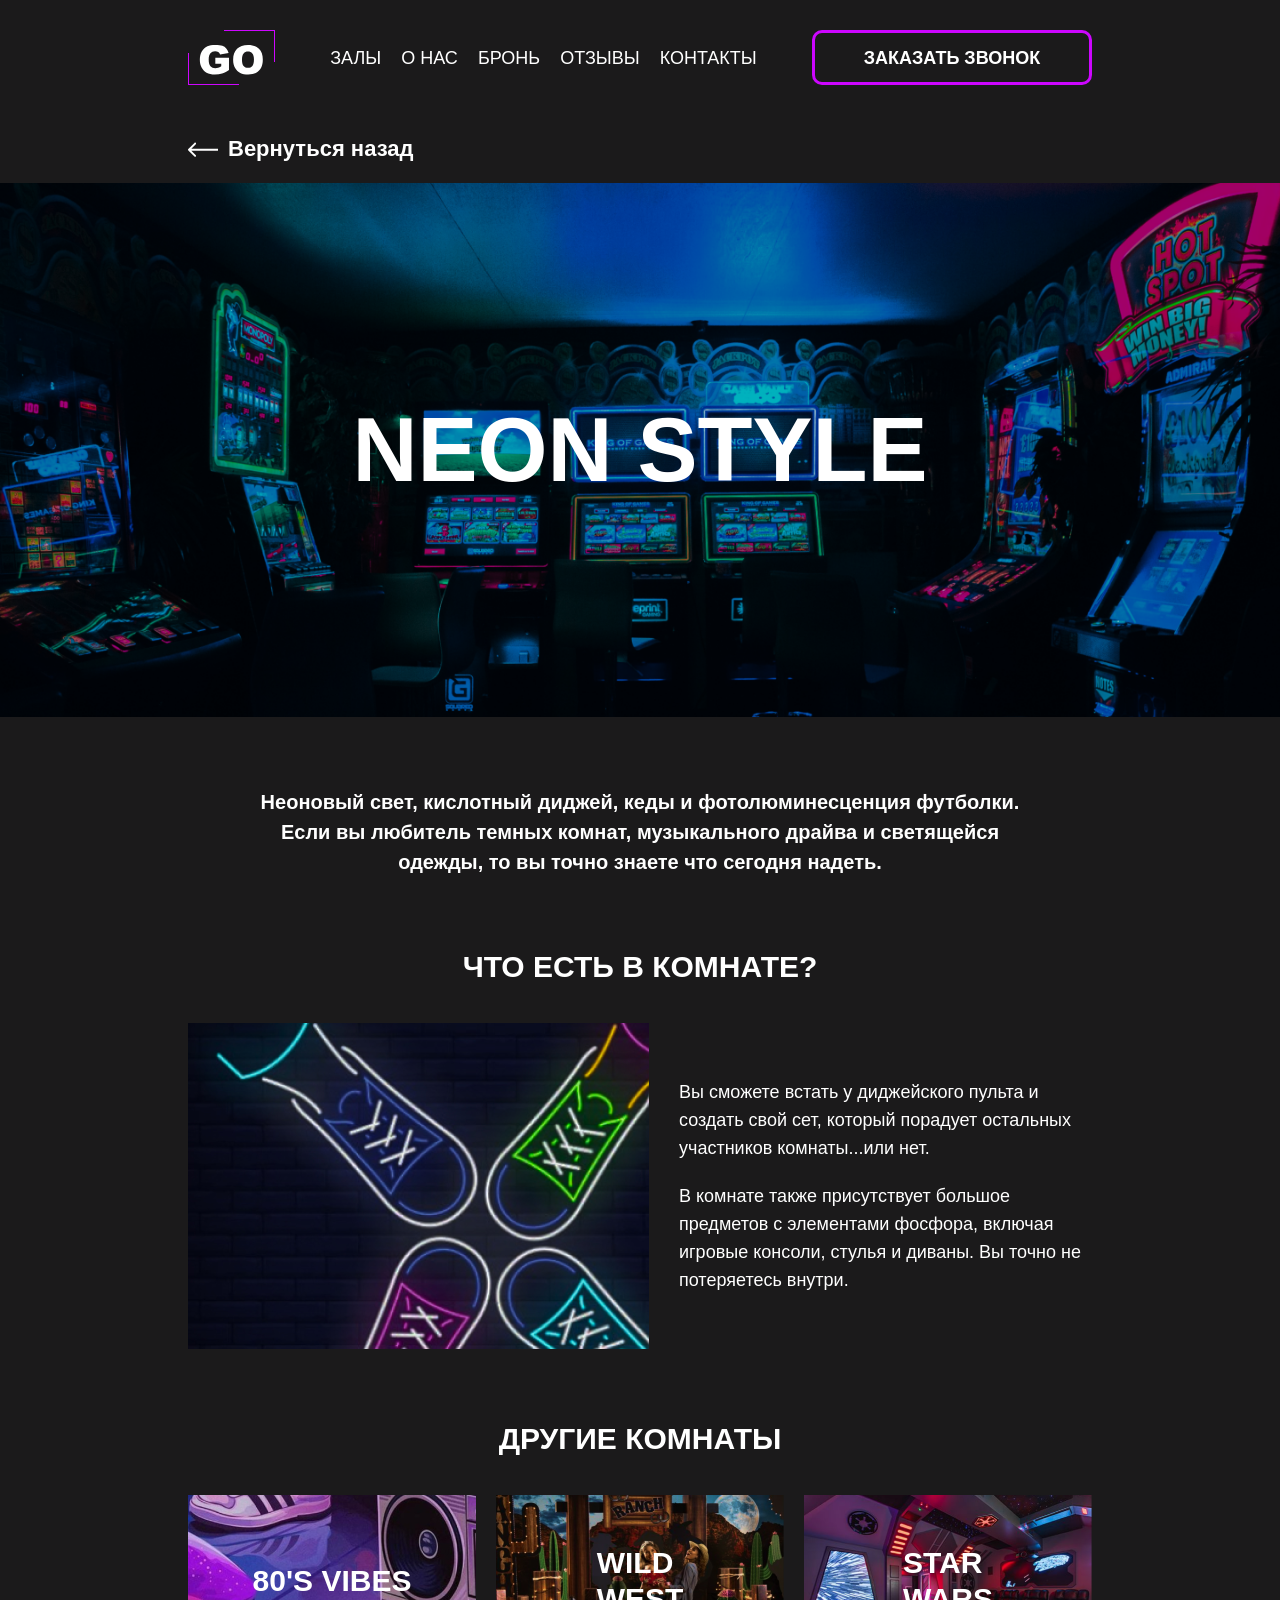
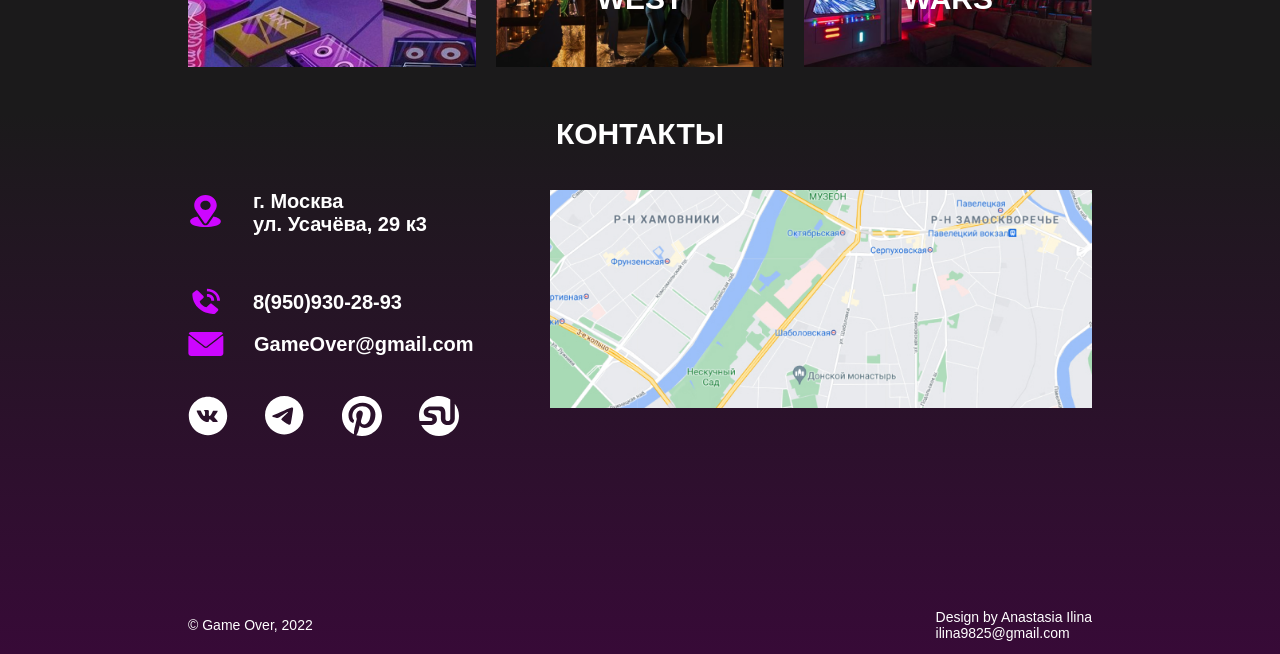
<file: neon.html>
<!DOCTYPE html>
<html lang="ru">
<head>
	<meta charset="UTF-8">
	<meta name="viewport" content="width=device-width, initial-scale=1.0">
	<link rel="apple-touch-icon" sizes="180x180" href="favicon/apple-touch-icon.png">
	<link rel="icon" type="image/png" sizes="32x32" href="favicon/favicon-32x32.png">
	<link rel="icon" type="image/png" sizes="16x16" href="favicon/favicon-16x16.png">
	<link rel="manifest" href="favicon/site.webmanifest">
	<link rel="mask-icon" href="favicon/safari-pinned-tab.svg" color="#5bbad5">
	<meta name="msapplication-TileColor" content="#ffffff">
	<meta name="theme-color" content="#ffffff">
	<link rel="stylesheet" href="style/style.css">
	<title>Neon style</title>
</head>
<body>
	<header class="header">
		<div class="container">
			<div class="header__wrapper">
				<button class="header__menu"></button>
				<a href="./" class="heder-logo">
				</a>
				<nav class="navigation">
					<ul class="navigation__list">
						<li class="navigation__item">
							<a href="#halls" class="navigation__link">
								Залы
							</a>
						</li>
						<li class="navigation__item">
							<a href="#about" class="navigation__link">
								О нас
							</a>
						</li>
						<li class="navigation__item">
							<a href="#reserve" class="navigation__link">
								Бронь
							</a>
						</li>
						<li class="navigation__item">
							<a href="#reviews" class="navigation__link">
								Отзывы
							</a>
						</li>
						<li class="navigation__item">
							<a href="#contacts" class="navigation__link">
								Контакты
							</a>
						</li>
					</ul>
				</nav>
				<button	class="btn header__btn">Заказать звонок</button>
			</div>
		</div>
	</header>
	<main class="main">
		<section class="back">
			<div class="container">
				<a href="./index.html" class="back-wrapper">
					<div class="back-arrow"></div>
					<p class="back-text">Вернуться назад</p>
				</a>
			</div>
		</section>
		<section class="bg-section bg-section_neon">
			<div class="container">
				<div class="bg-section__wrapper">
					<p class="bg-section__text">neon style</p>
				</div>
			</div>
		</section>
		<section class="room-description">
			<div class="container">
				<div class="room-description__wrapper">
					<p class="room-description__text">
						Неоновый свет, кислотный диджей, кеды и фотолюминесценция футболки. Если вы любитель темных комнат, музыкального драйва и светящейся одежды, то вы точно знаете что сегодня надеть. 
					</p>
				</div>
			</div>
		</section>
		<section class="section-page room-content">
			<div class="container">
				<div class="page-title room-content__title">Что есть в комнате?</div>
				<div class="room-content__wrapper">
					<div class="room-content__img room-content__img_neon"></div>
					<div class="room-content__wrapper-text">
						<p class="room-content__text">
							Вы сможете встать у диджейского пульта и создать свой сет, который порадует остальных участников комнаты...или нет. 
						</p>
						<p class="room-content__text">
							В комнате также присутствует большое предметов с элементами фосфора, включая игровые консоли, стулья и диваны. Вы точно не потеряетесь внутри.
						</p>
					</div>
				</div>
			</div>
		</section>
		<section class="section-page other-room">
			<div class="container">
				<h2 class="page-title other-room__title">
					Другие комнаты
				</h2>
				<ul class="other-room__list">
					<li class="other-room__item">
						<a href="./80vibes.html" class="other-room__link other-room__link_vibes">80's vibes</a>
					</li>
					<li class="other-room__item">
						<a href="./west.html" class="other-room__link other-room__link_west">wild <br> west</a>
					</li>
					<li class="other-room__item">
						<a href="./star-wars.html" class="other-room__link other-room__link_wars">Star <br> wars</a>
					</li>
				</ul>
			</div>
		</section>
	</main>
	<footer class="footer">
		<section class="footer__wrapper">
		  <div class="container">
			<h2 class="title footer__title">Контакты</h2>
			<address class="contacts__wrapper" id="#">
			  <div class="contacts__info">
				<div class="contacts__text">
				  <div class="contacts__address">
					<div class="contacts__icon">
					  <svg
						class="contacts__svg"
						width="35"
						height="32"
						viewBox="0 0 35 32"
						fill="none"
						xmlns="http://www.w3.org/2000/svg"
					  >
						<path
						  d="M17.4815 0C11.338 0 6.21411 4.52938 6.21411 10.3125C6.21411 12.5126 6.93645 14.4745 8.32275 16.3129L16.6192 28.1616C17.0217 28.7376 17.9421 28.7365 18.3437 28.1616L26.6762 16.2726C28.0326 14.5175 28.7488 12.4567 28.7488 10.3125C28.7488 4.62619 23.6943 0 17.4815 0ZM17.4815 15C14.6576 15 12.3599 12.8971 12.3599 10.3125C12.3599 7.72794 14.6576 5.625 17.4815 5.625C20.3053 5.625 22.603 7.72794 22.603 10.3125C22.603 12.8971 20.3053 15 17.4815 15Z"
						  fill="#CD06FF"
						/>
						<path
						  d="M25.4891 21.5435L20.3313 28.9239C18.9962 30.829 15.9593 30.8228 14.6306 28.9257L9.46443 21.5454C4.91897 22.5073 2.11688 24.2693 2.11688 26.375C2.11688 30.0289 10.0333 32 17.4815 32C24.9297 32 32.846 30.0289 32.846 26.375C32.846 24.2678 30.0401 22.5048 25.4891 21.5435Z"
						  fill="#CD06FF"
						/>
					  </svg>
					</div>
					<div class="contacts__name">
					  <div class="contacts__city">г. Москва</div>
					  <div class="contacts__street">ул. Усачёва, 29 к3</div>
					</div>
				  </div>
  
				  <div class="contacts__service">
					<div class="contacts__tel">
					  <svg
						class="contacts__svg"
						width="35"
						height="32"
						viewBox="0 0 35 32"
						fill="none"
						xmlns="http://www.w3.org/2000/svg"
					  >
						<path
						  d="M29.1358 14.6654H32.0494C32.0494 7.82541 26.4072 2.66675 18.9237 2.66675V5.33341C24.8412 5.33341 29.1358 9.25741 29.1358 14.6654Z"
						  fill="#CD06FF"
						/>
						<path
						  d="M18.9382 10.6667C22.0019 10.6667 23.3086 11.8627 23.3086 14.6667H26.2222C26.2222 10.3667 23.6364 7.99999 18.9382 7.99999V10.6667ZM23.9234 17.924C23.6435 17.6911 23.2756 17.5669 22.8975 17.5776C22.5194 17.5883 22.1607 17.7331 21.897 17.9813L18.4109 21.2627C17.5718 21.116 15.8848 20.6347 14.1483 19.0493C12.4118 17.4587 11.8859 15.9107 11.73 15.148L15.3123 11.956C15.5839 11.7148 15.7422 11.3864 15.7539 11.0403C15.7656 10.6941 15.6297 10.3574 15.3749 10.1013L9.9921 4.68399C9.73722 4.42714 9.38298 4.27133 9.00462 4.24967C8.62625 4.22801 8.25356 4.3422 7.9657 4.56799L4.80447 7.04933C4.55261 7.28068 4.40228 7.58859 4.382 7.91466C4.36015 8.24799 3.94351 16.144 10.6331 22.2693C16.469 27.6093 23.7792 28 25.7924 28C26.0867 28 26.2674 27.992 26.3154 27.9893C26.6716 27.9711 27.0079 27.8329 27.2594 27.6013L29.9691 24.7067C30.2159 24.4434 30.341 24.1024 30.3176 23.7561C30.2942 23.4098 30.1242 23.0855 29.8438 22.852L23.9234 17.924Z"
						  fill="#CD06FF"
						/>
					  </svg>
  
					  <a href="tel:+79509302893">8(950)930-28-93</a>
					</div>
					<div class="contacts__email">
					  <svg
						class="contacts__svg"
						width="36"
						height="32"
						viewBox="0 0 36 32"
						fill="none"
						xmlns="http://www.w3.org/2000/svg"
					  >
						<path
						  d="M1.10021 5.94725C5.89873 9.66669 14.3187 16.2103 16.7934 18.2506C17.1256 18.526 17.4819 18.666 17.8518 18.666C18.221 18.666 18.5767 18.5273 18.9082 18.2533C21.385 16.2109 29.8049 9.66669 34.6035 5.94725C34.9023 5.71612 34.9478 5.30987 34.706 5.02731C34.1468 4.37437 33.3132 4 32.4197 4H3.28396C2.39056 4 1.55684 4.37438 0.997775 5.02738C0.755902 5.30988 0.80145 5.71612 1.10021 5.94725Z"
						  fill="#CD06FF"
						/>
						<path
						  d="M34.9108 7.96279C34.6526 7.85279 34.3489 7.89116 34.1341 8.05916C28.8126 12.188 22.0209 17.4804 19.8841 19.2427C18.6847 20.2336 17.0202 20.2336 15.8181 19.2414C13.5405 17.3632 5.91363 11.4289 1.56962 8.0591C1.35335 7.8911 1.04893 7.85404 0.792853 7.96273C0.535411 8.07216 0.370361 8.30785 0.370361 8.5676V25.3332C0.370361 26.804 1.67703 27.9999 3.28396 27.9999H32.4198C34.0267 27.9999 35.3333 26.804 35.3333 25.3332V8.5676C35.3333 8.30785 35.1683 8.07154 34.9108 7.96279Z"
						  fill="#CD06FF"
						/>
					  </svg>
  
					  <a href="mailto:GameOver@gmail.com">GameOver@gmail.com</a>
					</div>
				  </div>
				  <ul class="contacts__social">
					<li>
					  <a
						class="contacts__link contacts__link_vk"
						href="https://vk.com/"
					  >
						<div class="icon__container">
						  <svg
							width="50"
							height="50"
							viewBox="0 0 50 50"
							fill="none"
							xmlns="http://www.w3.org/2000/svg"
						  >
							<path
							  d="M24.9999 1C11.7449 1 0.999878 11.745 0.999878 25C0.999878 38.255 11.7449 49 24.9999 49C38.2549 49 48.9999 38.255 48.9999 25C48.9999 11.745 38.2549 1 24.9999 1ZM34.2299 28.0775C34.2299 28.0775 36.3524 30.1725 36.8749 31.145C36.8899 31.165 36.8974 31.185 36.9024 31.195C37.1149 31.5525 37.1649 31.83 37.0599 32.0375C36.8849 32.3825 36.2849 32.5525 36.0799 32.5675H32.3299C32.0699 32.5675 31.5249 32.5 30.8649 32.045C30.3574 31.69 29.8574 31.1075 29.3699 30.54C28.6424 29.695 28.0124 28.965 27.3774 28.965C27.2967 28.9649 27.2166 28.9775 27.1399 29.0025C26.6599 29.1575 26.0449 29.8425 26.0449 31.6675C26.0449 32.2375 25.5949 32.565 25.2774 32.565H23.5599C22.9749 32.565 19.9274 32.36 17.2274 29.5125C13.9224 26.025 10.9474 19.03 10.9224 18.965C10.7349 18.5125 11.1224 18.27 11.5449 18.27H15.3324C15.8374 18.27 16.0024 18.5775 16.1174 18.85C16.2524 19.1675 16.7474 20.43 17.5599 21.85C18.8774 24.165 19.6849 25.105 20.3324 25.105C20.4538 25.1036 20.573 25.0727 20.6799 25.015C21.5249 24.545 21.3674 21.5325 21.3299 20.9075C21.3299 20.79 21.3274 19.56 20.8949 18.97C20.5849 18.5425 20.0574 18.38 19.7374 18.32C19.8669 18.1413 20.0375 17.9964 20.2349 17.8975C20.8149 17.6075 21.8599 17.565 22.8974 17.565H23.4749C24.5999 17.58 24.8899 17.6525 25.2974 17.755C26.1224 17.9525 26.1399 18.485 26.0674 20.3075C26.0449 20.825 26.0224 21.41 26.0224 22.1C26.0224 22.25 26.0149 22.41 26.0149 22.58C25.9899 23.5075 25.9599 24.56 26.6149 24.9925C26.7003 25.0461 26.799 25.0746 26.8999 25.075C27.1274 25.075 27.8124 25.075 29.6674 21.8925C30.2395 20.8681 30.7366 19.8037 31.1549 18.7075C31.1924 18.6425 31.3024 18.4425 31.4324 18.365C31.5283 18.3161 31.6347 18.2912 31.7424 18.2925H36.1949C36.6799 18.2925 37.0124 18.365 37.0749 18.5525C37.1849 18.85 37.0549 19.7575 35.0224 22.51L34.1149 23.7075C32.2724 26.1225 32.2724 26.245 34.2299 28.0775Z"
							  fill="white"
							/>
						  </svg>
						</div>
					  </a>
					</li>
					<li>
					  <a class="contacts__link contacts__link_tg" href="#"
						><svg
						  width="50"
						  height="50"
						  viewBox="0 0 50 50"
						  fill="none"
						  xmlns="http://www.w3.org/2000/svg"
						>
						  <g clip-path="url(#clip0_2212_5)">
							<path
							  d="M47.9999 24C47.9999 30.3652 45.4713 36.4697 40.9704 40.9706C36.4696 45.4714 30.3651 48 23.9999 48C17.6347 48 11.5302 45.4714 7.02932 40.9706C2.52844 36.4697 -0.00012207 30.3652 -0.00012207 24C-0.00012207 17.6348 2.52844 11.5303 7.02932 7.02944C11.5302 2.52856 17.6347 0 23.9999 0C30.3651 0 36.4696 2.52856 40.9704 7.02944C45.4713 11.5303 47.9999 17.6348 47.9999 24ZM24.8609 17.718C22.5269 18.69 17.8589 20.7 10.8629 23.748C9.72888 24.198 9.13188 24.642 9.07788 25.074C8.98788 25.803 9.90288 26.091 11.1479 26.484L11.6729 26.649C12.8969 27.048 14.5469 27.513 15.4019 27.531C16.1819 27.549 17.0489 27.231 18.0059 26.571C24.5429 22.158 27.9179 19.929 28.1279 19.881C28.2779 19.845 28.4879 19.803 28.6259 19.929C28.7669 20.052 28.7519 20.289 28.7369 20.352C28.6469 20.739 25.0559 24.075 23.1989 25.803C22.6199 26.343 22.2089 26.724 22.1249 26.811C21.9399 27 21.7519 27.1861 21.5609 27.369C20.4209 28.467 19.5689 29.289 21.6059 30.633C22.5869 31.281 23.3729 31.812 24.1559 32.346C25.0079 32.928 25.8599 33.507 26.9639 34.233C27.2429 34.413 27.5129 34.608 27.7739 34.794C28.7669 35.502 29.6639 36.138 30.7649 36.036C31.4069 35.976 32.0699 35.376 32.4059 33.576C33.2009 29.325 34.7639 20.118 35.1239 16.323C35.1458 16.0075 35.1328 15.6906 35.0849 15.378C35.0566 15.1258 34.9346 14.8934 34.7429 14.727C34.4699 14.5386 34.1445 14.4409 33.8129 14.448C32.9129 14.463 31.5239 14.946 24.8609 17.718Z"
							  fill="white"
							/>
						  </g>
						  <defs>
							<clipPath id="clip0_2212_5">
							  <rect width="50" height="50" fill="white" />
							</clipPath>
						  </defs>
						</svg>
					  </a>
					</li>
					<li>
					  <a class="contacts__link contacts__link_pinterest" href="#"
						><svg
						  width="50"
						  height="50"
						  viewBox="0 0 50 50"
						  fill="none"
						  xmlns="http://www.w3.org/2000/svg"
						>
						  <path
							d="M25.0005 0C11.1947 0 -0.000152588 11.1936 -0.000152588 25.0006C-0.000152588 35.2378 6.15562 44.0314 14.9646 47.8981C14.8941 46.1526 14.9511 44.0558 15.3998 42.159C15.8806 40.1282 18.6165 28.5359 18.6165 28.5359C18.6165 28.5359 17.8178 26.9397 17.8178 24.5808C17.8178 20.8763 19.9652 18.1077 22.6383 18.1077C24.912 18.1077 26.0107 19.8154 26.0107 21.8609C26.0107 24.1468 24.5537 27.5635 23.8037 30.7327C23.1768 33.3859 25.1338 35.5481 27.7498 35.5481C32.4864 35.5481 35.6761 29.4647 35.6761 22.2558C35.6761 16.7782 31.9864 12.6769 25.2742 12.6769C17.6902 12.6769 12.9659 18.3321 12.9659 24.6487C12.9659 26.8282 13.6082 28.3635 14.6146 29.5513C15.0768 30.0981 15.1409 30.318 14.9736 30.9462C14.8537 31.4058 14.5781 32.5128 14.4646 32.9519C14.2986 33.5853 13.7857 33.8109 13.2127 33.5776C9.71972 32.1513 8.0928 28.3263 8.0928 24.0263C8.0928 16.9237 14.0819 8.40898 25.9601 8.40898C35.5056 8.40898 41.7877 15.316 41.7877 22.732C41.7877 32.5378 36.3351 39.8647 28.2979 39.8647C25.5998 39.8647 23.0607 38.4051 22.1909 36.7487C22.1909 36.7487 20.7396 42.5077 20.4325 43.6218C19.9024 45.5494 18.8646 47.4763 17.9159 48.9769C20.2162 49.6571 22.6024 50.0025 25.0011 50.0026C38.8063 50.0013 49.9998 38.8071 49.9998 25.0006C49.9998 11.1936 38.8063 0 25.0005 0Z"
							fill="white"
						  />
						</svg>
					  </a>
					</li>
					<li>
					  <a
						class="contacts__link contacts__link_stumbleupon"
						href="#"
						><svg
						  width="50"
						  height="50"
						  viewBox="0 0 50 50"
						  fill="none"
						  xmlns="http://www.w3.org/2000/svg"
						>
						  <g clip-path="url(#clip0_2212_10)">
							<path
							  fill-rule="evenodd"
							  clip-rule="evenodd"
							  d="M44.7441 9.66919C48.1583 14.0494 50.0085 19.4463 49.9999 24.9999C49.9999 38.8051 38.805 49.9999 25.0006 49.9999C15.2871 49.9999 6.86597 44.4576 2.72751 36.3647H13.6237C18.816 36.3647 22.4429 33.566 22.4429 29.0923C22.4429 19.6108 11.5051 23.4737 11.5051 20.1089C11.5051 18.4878 12.8057 17.898 15.1858 17.898H22.7692C24.8711 17.898 27.3435 18.275 27.3435 20.5685V28.1243C27.3435 33.5955 31.6159 36.364 36.0441 36.364C40.548 36.364 44.7435 33.5955 44.7435 28.1243V9.66919H44.7441Z"
							  fill="white"
							/>
							<path
							  fill-rule="evenodd"
							  clip-rule="evenodd"
							  d="M25.0005 2.43241e-05C30.0173 -0.00698868 34.919 1.50262 39.0626 4.33079V28.3013C39.0626 29.9628 37.7037 31.3224 36.0447 31.3224C34.3838 31.3224 33.0261 29.9628 33.0261 28.3013V21.1186C33.0261 15.3846 30.1242 12.9994 26.3447 12.9994H14.0441C9.59088 12.9994 5.89665 15.834 5.89665 20.3289C5.89665 22.6289 6.8819 25.9994 11.5415 26.8353C15.337 27.5186 16.8351 27.3199 16.8351 29.3506C16.8351 31.3224 14.6261 31.3224 11.7101 31.3224H0.808189C0.269676 29.2582 -0.0019826 27.1334 -0.000143311 25C-0.000143311 11.1981 11.196 2.43241e-05 25.0005 2.43241e-05Z"
							  fill="white"
							/>
						  </g>
						  <defs>
							<clipPath id="clip0_2212_10">
							  <rect width="50" height="50" fill="white" />
							</clipPath>
						  </defs>
						</svg>
					  </a>
					</li>
				  </ul>
				</div>
  
				<div class="contacts__map">
				  <img
					class="contacts__map-image"
					src="img/map.jpg"
					alt="Карта"
				  />
				</div>
			  </div>
			</address>
		  </div>
		  <div class="designer">
			<div class="container">
			  <div class="designer__wrapper">
				<div class="designer__text">© Game Over, 2022</div>
				<div class="designer__info">
				  <div class="designer__name">Design by Anastasia Ilina</div>
				  <div class="designer__email">ilina9825@gmail.com</div>
				</div>
			  </div>
			</div>
		  </div>
		</section>
	  </footer>
</body>
</html>
</file>
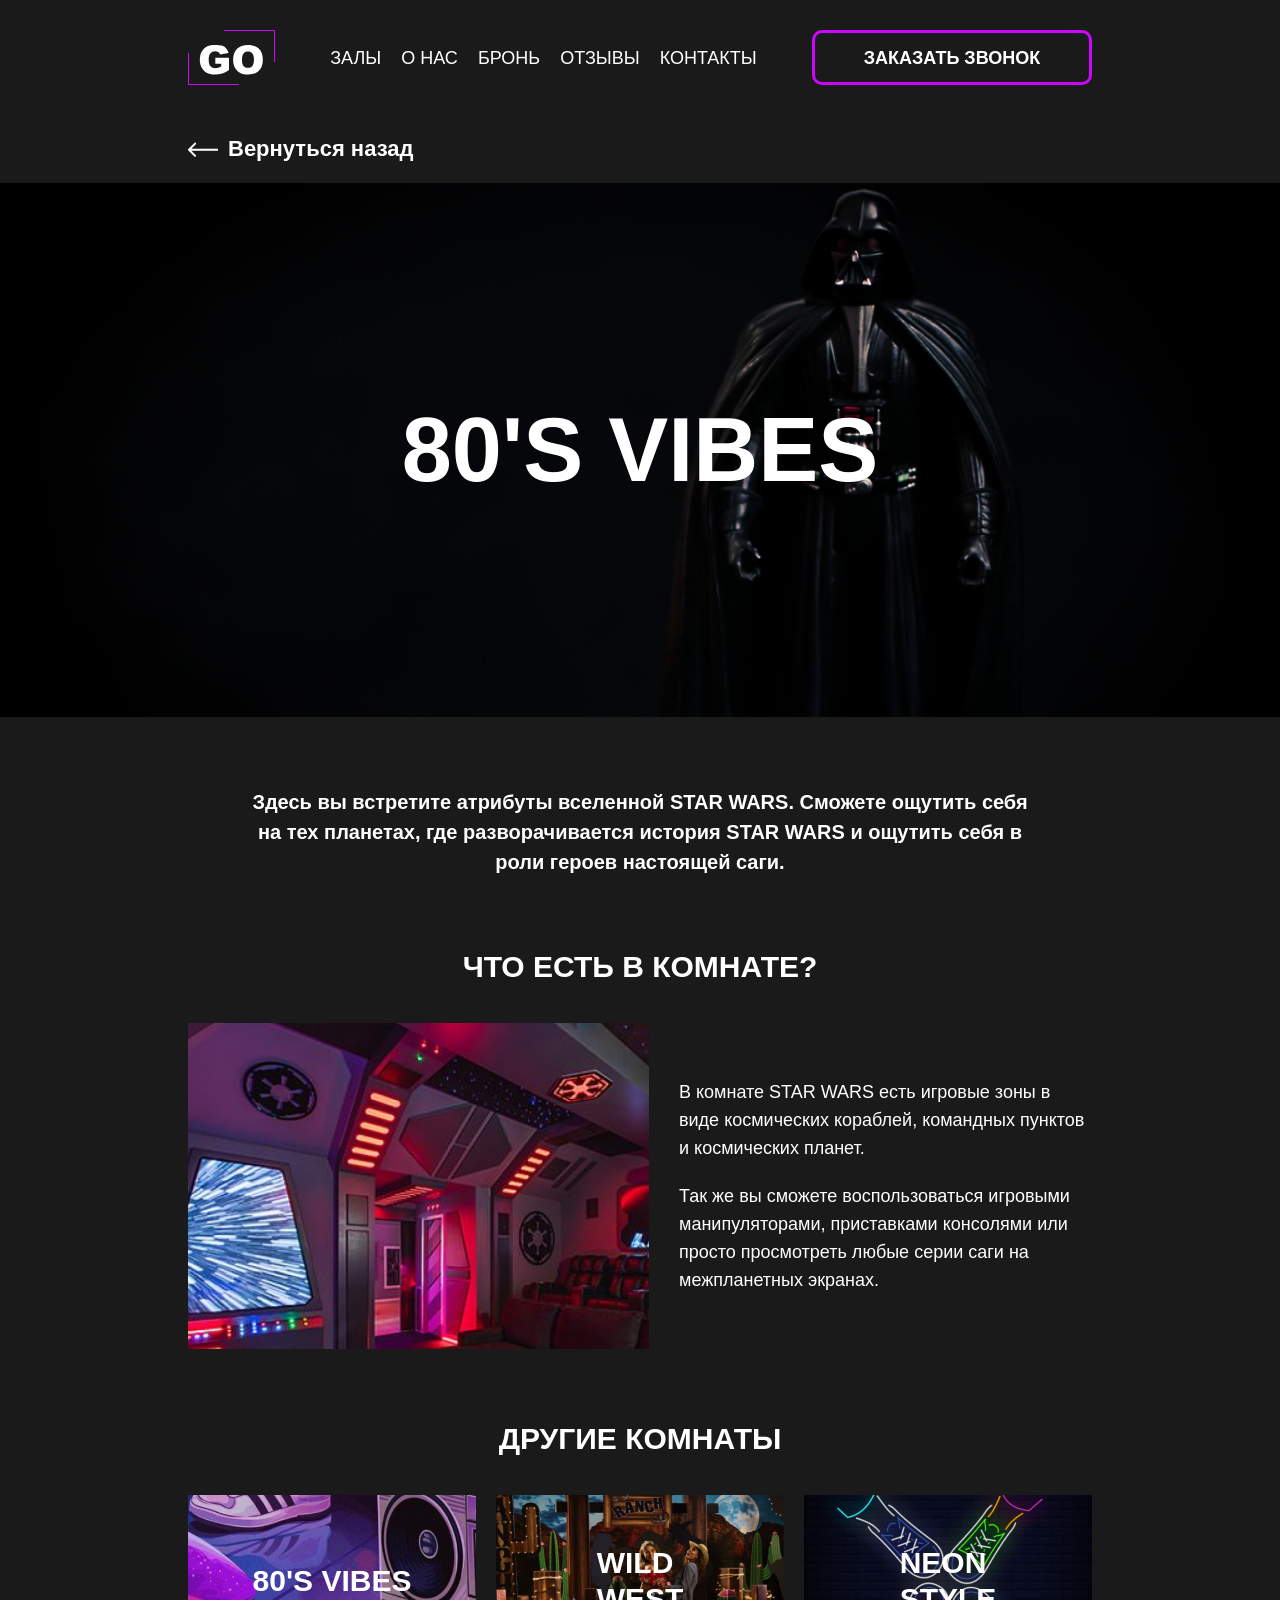
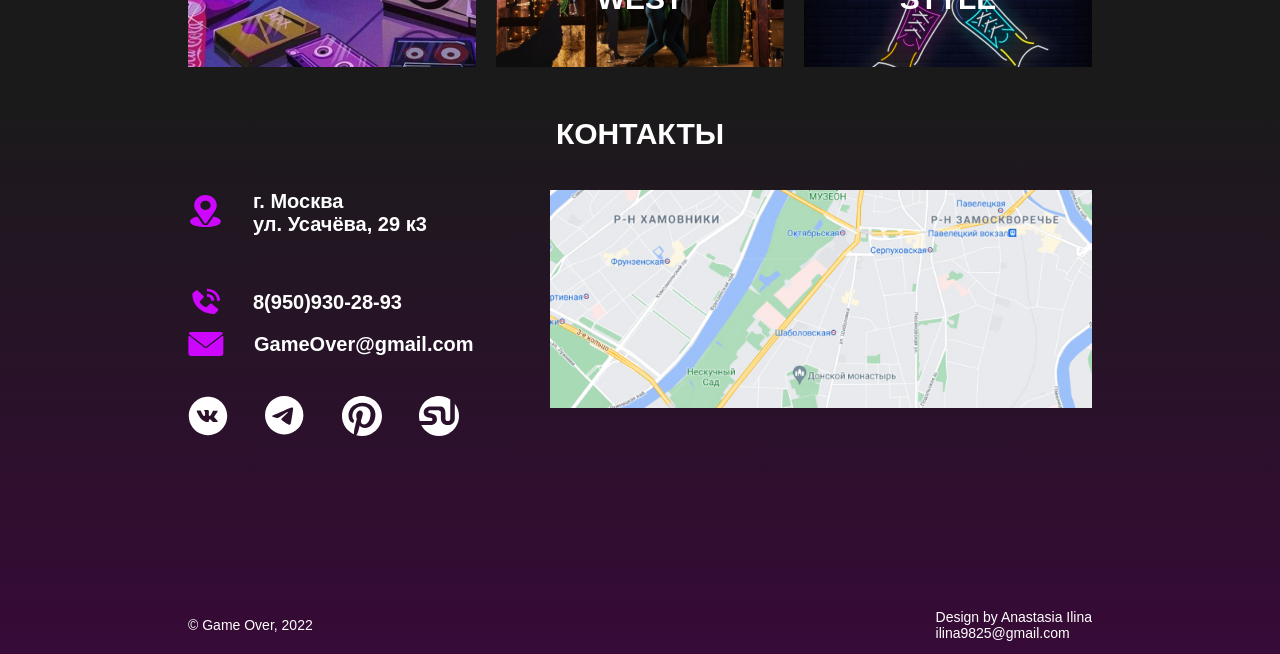
<file: star-wars.html>
<!DOCTYPE html>
<html lang="ru">
<head>
	<meta charset="UTF-8">
	<meta name="viewport" content="width=device-width, initial-scale=1.0">
	<link rel="apple-touch-icon" sizes="180x180" href="favicon/apple-touch-icon.png">
	<link rel="icon" type="image/png" sizes="32x32" href="favicon/favicon-32x32.png">
	<link rel="icon" type="image/png" sizes="16x16" href="favicon/favicon-16x16.png">
	<link rel="manifest" href="favicon/site.webmanifest">
	<link rel="mask-icon" href="favicon/safari-pinned-tab.svg" color="#5bbad5">
	<meta name="msapplication-TileColor" content="#ffffff">
	<meta name="theme-color" content="#ffffff">
	<link rel="stylesheet" href="style/style.css">
	<title>Star Wars</title>
</head>
<body>
	<header class="header">
		<div class="container">
			<div class="header__wrapper">
				<button class="header__menu"></button>
				<a href="./" class="heder-logo">
				</a>
				<nav class="navigation">
					<ul class="navigation__list">
						<li class="navigation__item">
							<a href="#halls" class="navigation__link">
								Залы
							</a>
						</li>
						<li class="navigation__item">
							<a href="#about" class="navigation__link">
								О нас
							</a>
						</li>
						<li class="navigation__item">
							<a href="#reserve" class="navigation__link">
								Бронь
							</a>
						</li>
						<li class="navigation__item">
							<a href="#reviews" class="navigation__link">
								Отзывы
							</a>
						</li>
						<li class="navigation__item">
							<a href="#contacts" class="navigation__link">
								Контакты
							</a>
						</li>
					</ul>
				</nav>
				<button	class="btn header__btn">Заказать звонок</button>
			</div>
		</div>
	</header>
	<main class="main">
		<section class="back">
			<div class="container">
				<a href="./index.html" class="back-wrapper">
					<div class="back-arrow"></div>
					<p class="back-text">Вернуться назад</p>
				</a>
			</div>
		</section>
		<section class="bg-section bg-section_wars">
			<div class="container">
				<div class="bg-section__wrapper">
					<p class="bg-section__text">80's vibes</p>
				</div>
			</div>
		</section>
		<section class="room-description">
			<div class="container">
				<div class="room-description__wrapper">
					<p class="room-description__text">
						Здесь вы встретите атрибуты вселенной STAR WARS. Сможете ощутить себя на тех планетах, где разворачивается история STAR WARS и ощутить себя в роли героев наcтоящей саги.
					</p>
				</div>
			</div>
		</section>
		<section class="section-page room-content">
			<div class="container">
				<div class="page-title room-content__title">Что есть в комнате?</div>
				<div class="room-content__wrapper">
					<div class="room-content__img room-content__img_wars"></div>
					<div class="room-content__wrapper-text">
						<p class="room-content__text">
							В комнате STAR WARS есть игровые зоны в виде космических кораблей, командных пунктов и космических планет. 
						</p>
						<p class="room-content__text">
							Так же вы сможете воспользоваться игровыми манипуляторами, приставками консолями или просто просмотреть любые серии саги на межпланетных экранах.
						</p>
					</div>
				</div>
			</div>
		</section>
		<section class="section-page other-room">
			<div class="container">
				<h2 class="page-title other-room__title">
					Другие комнаты
				</h2>
				<ul class="other-room__list">
					<li class="other-room__item">
						<a href="./80vibes.html" class="other-room__link other-room__link_vibes">80's vibes</a>
					</li>
					<li class="other-room__item">
						<a href="./west.html" class="other-room__link other-room__link_west">wild <br> west</a>
					</li>
					<li class="other-room__item">
						<a href="./neon.html" class="other-room__link other-room__link_neon">neon <br> style</a>
					</li>
				</ul>
			</div>
		</section>
	</main>
	<footer class="footer">
		<section class="footer__wrapper">
		  <div class="container">
			<h2 class="title footer__title">Контакты</h2>
			<address class="contacts__wrapper" id="#">
			  <div class="contacts__info">
				<div class="contacts__text">
				  <div class="contacts__address">
					<div class="contacts__icon">
					  <svg
						class="contacts__svg"
						width="35"
						height="32"
						viewBox="0 0 35 32"
						fill="none"
						xmlns="http://www.w3.org/2000/svg"
					  >
						<path
						  d="M17.4815 0C11.338 0 6.21411 4.52938 6.21411 10.3125C6.21411 12.5126 6.93645 14.4745 8.32275 16.3129L16.6192 28.1616C17.0217 28.7376 17.9421 28.7365 18.3437 28.1616L26.6762 16.2726C28.0326 14.5175 28.7488 12.4567 28.7488 10.3125C28.7488 4.62619 23.6943 0 17.4815 0ZM17.4815 15C14.6576 15 12.3599 12.8971 12.3599 10.3125C12.3599 7.72794 14.6576 5.625 17.4815 5.625C20.3053 5.625 22.603 7.72794 22.603 10.3125C22.603 12.8971 20.3053 15 17.4815 15Z"
						  fill="#CD06FF"
						/>
						<path
						  d="M25.4891 21.5435L20.3313 28.9239C18.9962 30.829 15.9593 30.8228 14.6306 28.9257L9.46443 21.5454C4.91897 22.5073 2.11688 24.2693 2.11688 26.375C2.11688 30.0289 10.0333 32 17.4815 32C24.9297 32 32.846 30.0289 32.846 26.375C32.846 24.2678 30.0401 22.5048 25.4891 21.5435Z"
						  fill="#CD06FF"
						/>
					  </svg>
					</div>
					<div class="contacts__name">
					  <div class="contacts__city">г. Москва</div>
					  <div class="contacts__street">ул. Усачёва, 29 к3</div>
					</div>
				  </div>
  
				  <div class="contacts__service">
					<div class="contacts__tel">
					  <svg
						class="contacts__svg"
						width="35"
						height="32"
						viewBox="0 0 35 32"
						fill="none"
						xmlns="http://www.w3.org/2000/svg"
					  >
						<path
						  d="M29.1358 14.6654H32.0494C32.0494 7.82541 26.4072 2.66675 18.9237 2.66675V5.33341C24.8412 5.33341 29.1358 9.25741 29.1358 14.6654Z"
						  fill="#CD06FF"
						/>
						<path
						  d="M18.9382 10.6667C22.0019 10.6667 23.3086 11.8627 23.3086 14.6667H26.2222C26.2222 10.3667 23.6364 7.99999 18.9382 7.99999V10.6667ZM23.9234 17.924C23.6435 17.6911 23.2756 17.5669 22.8975 17.5776C22.5194 17.5883 22.1607 17.7331 21.897 17.9813L18.4109 21.2627C17.5718 21.116 15.8848 20.6347 14.1483 19.0493C12.4118 17.4587 11.8859 15.9107 11.73 15.148L15.3123 11.956C15.5839 11.7148 15.7422 11.3864 15.7539 11.0403C15.7656 10.6941 15.6297 10.3574 15.3749 10.1013L9.9921 4.68399C9.73722 4.42714 9.38298 4.27133 9.00462 4.24967C8.62625 4.22801 8.25356 4.3422 7.9657 4.56799L4.80447 7.04933C4.55261 7.28068 4.40228 7.58859 4.382 7.91466C4.36015 8.24799 3.94351 16.144 10.6331 22.2693C16.469 27.6093 23.7792 28 25.7924 28C26.0867 28 26.2674 27.992 26.3154 27.9893C26.6716 27.9711 27.0079 27.8329 27.2594 27.6013L29.9691 24.7067C30.2159 24.4434 30.341 24.1024 30.3176 23.7561C30.2942 23.4098 30.1242 23.0855 29.8438 22.852L23.9234 17.924Z"
						  fill="#CD06FF"
						/>
					  </svg>
  
					  <a href="tel:+79509302893">8(950)930-28-93</a>
					</div>
					<div class="contacts__email">
					  <svg
						class="contacts__svg"
						width="36"
						height="32"
						viewBox="0 0 36 32"
						fill="none"
						xmlns="http://www.w3.org/2000/svg"
					  >
						<path
						  d="M1.10021 5.94725C5.89873 9.66669 14.3187 16.2103 16.7934 18.2506C17.1256 18.526 17.4819 18.666 17.8518 18.666C18.221 18.666 18.5767 18.5273 18.9082 18.2533C21.385 16.2109 29.8049 9.66669 34.6035 5.94725C34.9023 5.71612 34.9478 5.30987 34.706 5.02731C34.1468 4.37437 33.3132 4 32.4197 4H3.28396C2.39056 4 1.55684 4.37438 0.997775 5.02738C0.755902 5.30988 0.80145 5.71612 1.10021 5.94725Z"
						  fill="#CD06FF"
						/>
						<path
						  d="M34.9108 7.96279C34.6526 7.85279 34.3489 7.89116 34.1341 8.05916C28.8126 12.188 22.0209 17.4804 19.8841 19.2427C18.6847 20.2336 17.0202 20.2336 15.8181 19.2414C13.5405 17.3632 5.91363 11.4289 1.56962 8.0591C1.35335 7.8911 1.04893 7.85404 0.792853 7.96273C0.535411 8.07216 0.370361 8.30785 0.370361 8.5676V25.3332C0.370361 26.804 1.67703 27.9999 3.28396 27.9999H32.4198C34.0267 27.9999 35.3333 26.804 35.3333 25.3332V8.5676C35.3333 8.30785 35.1683 8.07154 34.9108 7.96279Z"
						  fill="#CD06FF"
						/>
					  </svg>
  
					  <a href="mailto:GameOver@gmail.com">GameOver@gmail.com</a>
					</div>
				  </div>
				  <ul class="contacts__social">
					<li>
					  <a
						class="contacts__link contacts__link_vk"
						href="https://vk.com/"
					  >
						<div class="icon__container">
						  <svg
							width="50"
							height="50"
							viewBox="0 0 50 50"
							fill="none"
							xmlns="http://www.w3.org/2000/svg"
						  >
							<path
							  d="M24.9999 1C11.7449 1 0.999878 11.745 0.999878 25C0.999878 38.255 11.7449 49 24.9999 49C38.2549 49 48.9999 38.255 48.9999 25C48.9999 11.745 38.2549 1 24.9999 1ZM34.2299 28.0775C34.2299 28.0775 36.3524 30.1725 36.8749 31.145C36.8899 31.165 36.8974 31.185 36.9024 31.195C37.1149 31.5525 37.1649 31.83 37.0599 32.0375C36.8849 32.3825 36.2849 32.5525 36.0799 32.5675H32.3299C32.0699 32.5675 31.5249 32.5 30.8649 32.045C30.3574 31.69 29.8574 31.1075 29.3699 30.54C28.6424 29.695 28.0124 28.965 27.3774 28.965C27.2967 28.9649 27.2166 28.9775 27.1399 29.0025C26.6599 29.1575 26.0449 29.8425 26.0449 31.6675C26.0449 32.2375 25.5949 32.565 25.2774 32.565H23.5599C22.9749 32.565 19.9274 32.36 17.2274 29.5125C13.9224 26.025 10.9474 19.03 10.9224 18.965C10.7349 18.5125 11.1224 18.27 11.5449 18.27H15.3324C15.8374 18.27 16.0024 18.5775 16.1174 18.85C16.2524 19.1675 16.7474 20.43 17.5599 21.85C18.8774 24.165 19.6849 25.105 20.3324 25.105C20.4538 25.1036 20.573 25.0727 20.6799 25.015C21.5249 24.545 21.3674 21.5325 21.3299 20.9075C21.3299 20.79 21.3274 19.56 20.8949 18.97C20.5849 18.5425 20.0574 18.38 19.7374 18.32C19.8669 18.1413 20.0375 17.9964 20.2349 17.8975C20.8149 17.6075 21.8599 17.565 22.8974 17.565H23.4749C24.5999 17.58 24.8899 17.6525 25.2974 17.755C26.1224 17.9525 26.1399 18.485 26.0674 20.3075C26.0449 20.825 26.0224 21.41 26.0224 22.1C26.0224 22.25 26.0149 22.41 26.0149 22.58C25.9899 23.5075 25.9599 24.56 26.6149 24.9925C26.7003 25.0461 26.799 25.0746 26.8999 25.075C27.1274 25.075 27.8124 25.075 29.6674 21.8925C30.2395 20.8681 30.7366 19.8037 31.1549 18.7075C31.1924 18.6425 31.3024 18.4425 31.4324 18.365C31.5283 18.3161 31.6347 18.2912 31.7424 18.2925H36.1949C36.6799 18.2925 37.0124 18.365 37.0749 18.5525C37.1849 18.85 37.0549 19.7575 35.0224 22.51L34.1149 23.7075C32.2724 26.1225 32.2724 26.245 34.2299 28.0775Z"
							  fill="white"
							/>
						  </svg>
						</div>
					  </a>
					</li>
					<li>
					  <a class="contacts__link contacts__link_tg" href="#"
						><svg
						  width="50"
						  height="50"
						  viewBox="0 0 50 50"
						  fill="none"
						  xmlns="http://www.w3.org/2000/svg"
						>
						  <g clip-path="url(#clip0_2212_5)">
							<path
							  d="M47.9999 24C47.9999 30.3652 45.4713 36.4697 40.9704 40.9706C36.4696 45.4714 30.3651 48 23.9999 48C17.6347 48 11.5302 45.4714 7.02932 40.9706C2.52844 36.4697 -0.00012207 30.3652 -0.00012207 24C-0.00012207 17.6348 2.52844 11.5303 7.02932 7.02944C11.5302 2.52856 17.6347 0 23.9999 0C30.3651 0 36.4696 2.52856 40.9704 7.02944C45.4713 11.5303 47.9999 17.6348 47.9999 24ZM24.8609 17.718C22.5269 18.69 17.8589 20.7 10.8629 23.748C9.72888 24.198 9.13188 24.642 9.07788 25.074C8.98788 25.803 9.90288 26.091 11.1479 26.484L11.6729 26.649C12.8969 27.048 14.5469 27.513 15.4019 27.531C16.1819 27.549 17.0489 27.231 18.0059 26.571C24.5429 22.158 27.9179 19.929 28.1279 19.881C28.2779 19.845 28.4879 19.803 28.6259 19.929C28.7669 20.052 28.7519 20.289 28.7369 20.352C28.6469 20.739 25.0559 24.075 23.1989 25.803C22.6199 26.343 22.2089 26.724 22.1249 26.811C21.9399 27 21.7519 27.1861 21.5609 27.369C20.4209 28.467 19.5689 29.289 21.6059 30.633C22.5869 31.281 23.3729 31.812 24.1559 32.346C25.0079 32.928 25.8599 33.507 26.9639 34.233C27.2429 34.413 27.5129 34.608 27.7739 34.794C28.7669 35.502 29.6639 36.138 30.7649 36.036C31.4069 35.976 32.0699 35.376 32.4059 33.576C33.2009 29.325 34.7639 20.118 35.1239 16.323C35.1458 16.0075 35.1328 15.6906 35.0849 15.378C35.0566 15.1258 34.9346 14.8934 34.7429 14.727C34.4699 14.5386 34.1445 14.4409 33.8129 14.448C32.9129 14.463 31.5239 14.946 24.8609 17.718Z"
							  fill="white"
							/>
						  </g>
						  <defs>
							<clipPath id="clip0_2212_5">
							  <rect width="50" height="50" fill="white" />
							</clipPath>
						  </defs>
						</svg>
					  </a>
					</li>
					<li>
					  <a class="contacts__link contacts__link_pinterest" href="#"
						><svg
						  width="50"
						  height="50"
						  viewBox="0 0 50 50"
						  fill="none"
						  xmlns="http://www.w3.org/2000/svg"
						>
						  <path
							d="M25.0005 0C11.1947 0 -0.000152588 11.1936 -0.000152588 25.0006C-0.000152588 35.2378 6.15562 44.0314 14.9646 47.8981C14.8941 46.1526 14.9511 44.0558 15.3998 42.159C15.8806 40.1282 18.6165 28.5359 18.6165 28.5359C18.6165 28.5359 17.8178 26.9397 17.8178 24.5808C17.8178 20.8763 19.9652 18.1077 22.6383 18.1077C24.912 18.1077 26.0107 19.8154 26.0107 21.8609C26.0107 24.1468 24.5537 27.5635 23.8037 30.7327C23.1768 33.3859 25.1338 35.5481 27.7498 35.5481C32.4864 35.5481 35.6761 29.4647 35.6761 22.2558C35.6761 16.7782 31.9864 12.6769 25.2742 12.6769C17.6902 12.6769 12.9659 18.3321 12.9659 24.6487C12.9659 26.8282 13.6082 28.3635 14.6146 29.5513C15.0768 30.0981 15.1409 30.318 14.9736 30.9462C14.8537 31.4058 14.5781 32.5128 14.4646 32.9519C14.2986 33.5853 13.7857 33.8109 13.2127 33.5776C9.71972 32.1513 8.0928 28.3263 8.0928 24.0263C8.0928 16.9237 14.0819 8.40898 25.9601 8.40898C35.5056 8.40898 41.7877 15.316 41.7877 22.732C41.7877 32.5378 36.3351 39.8647 28.2979 39.8647C25.5998 39.8647 23.0607 38.4051 22.1909 36.7487C22.1909 36.7487 20.7396 42.5077 20.4325 43.6218C19.9024 45.5494 18.8646 47.4763 17.9159 48.9769C20.2162 49.6571 22.6024 50.0025 25.0011 50.0026C38.8063 50.0013 49.9998 38.8071 49.9998 25.0006C49.9998 11.1936 38.8063 0 25.0005 0Z"
							fill="white"
						  />
						</svg>
					  </a>
					</li>
					<li>
					  <a
						class="contacts__link contacts__link_stumbleupon"
						href="#"
						><svg
						  width="50"
						  height="50"
						  viewBox="0 0 50 50"
						  fill="none"
						  xmlns="http://www.w3.org/2000/svg"
						>
						  <g clip-path="url(#clip0_2212_10)">
							<path
							  fill-rule="evenodd"
							  clip-rule="evenodd"
							  d="M44.7441 9.66919C48.1583 14.0494 50.0085 19.4463 49.9999 24.9999C49.9999 38.8051 38.805 49.9999 25.0006 49.9999C15.2871 49.9999 6.86597 44.4576 2.72751 36.3647H13.6237C18.816 36.3647 22.4429 33.566 22.4429 29.0923C22.4429 19.6108 11.5051 23.4737 11.5051 20.1089C11.5051 18.4878 12.8057 17.898 15.1858 17.898H22.7692C24.8711 17.898 27.3435 18.275 27.3435 20.5685V28.1243C27.3435 33.5955 31.6159 36.364 36.0441 36.364C40.548 36.364 44.7435 33.5955 44.7435 28.1243V9.66919H44.7441Z"
							  fill="white"
							/>
							<path
							  fill-rule="evenodd"
							  clip-rule="evenodd"
							  d="M25.0005 2.43241e-05C30.0173 -0.00698868 34.919 1.50262 39.0626 4.33079V28.3013C39.0626 29.9628 37.7037 31.3224 36.0447 31.3224C34.3838 31.3224 33.0261 29.9628 33.0261 28.3013V21.1186C33.0261 15.3846 30.1242 12.9994 26.3447 12.9994H14.0441C9.59088 12.9994 5.89665 15.834 5.89665 20.3289C5.89665 22.6289 6.8819 25.9994 11.5415 26.8353C15.337 27.5186 16.8351 27.3199 16.8351 29.3506C16.8351 31.3224 14.6261 31.3224 11.7101 31.3224H0.808189C0.269676 29.2582 -0.0019826 27.1334 -0.000143311 25C-0.000143311 11.1981 11.196 2.43241e-05 25.0005 2.43241e-05Z"
							  fill="white"
							/>
						  </g>
						  <defs>
							<clipPath id="clip0_2212_10">
							  <rect width="50" height="50" fill="white" />
							</clipPath>
						  </defs>
						</svg>
					  </a>
					</li>
				  </ul>
				</div>
  
				<div class="contacts__map">
				  <img
					class="contacts__map-image"
					src="img/map.jpg"
					alt="Карта"
				  />
				</div>
			  </div>
			</address>
		  </div>
		  <div class="designer">
			<div class="container">
			  <div class="designer__wrapper">
				<div class="designer__text">© Game Over, 2022</div>
				<div class="designer__info">
				  <div class="designer__name">Design by Anastasia Ilina</div>
				  <div class="designer__email">ilina9825@gmail.com</div>
				</div>
			  </div>
			</div>
		  </div>
		</section>
	  </footer>
</body>
</html>
</file>
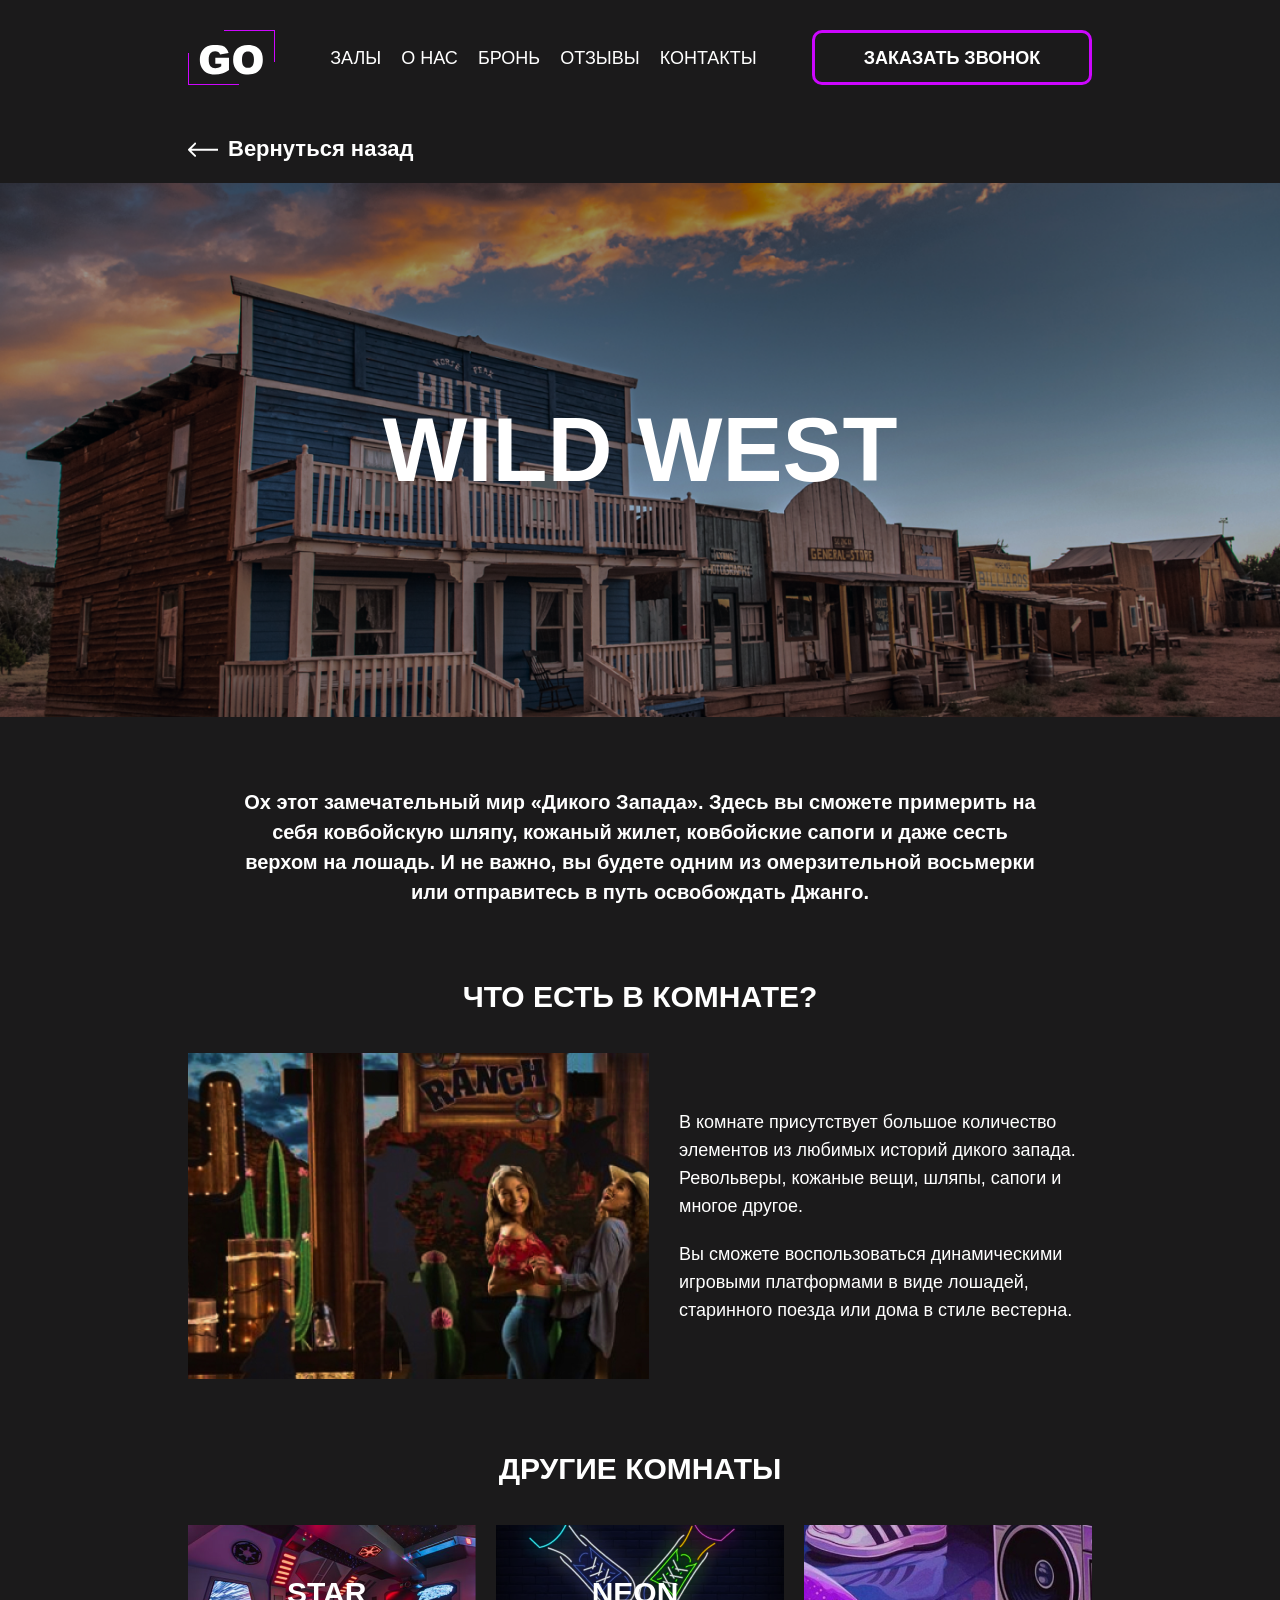
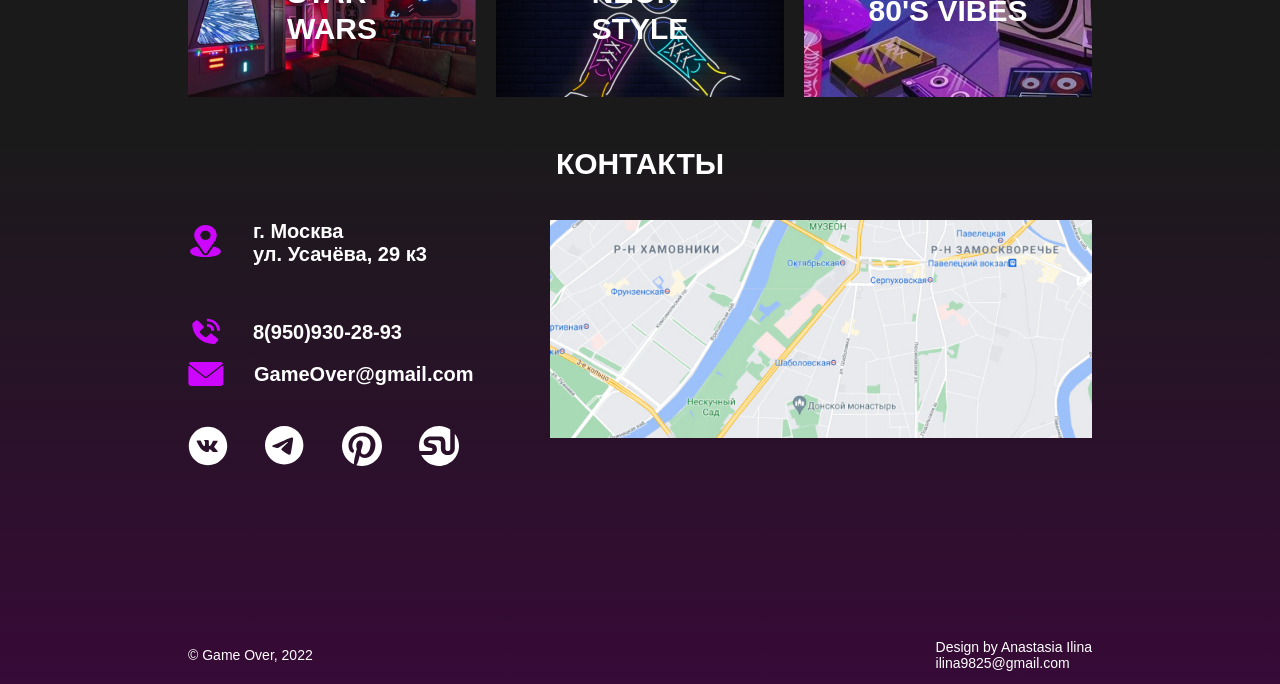
<file: west.html>
<!DOCTYPE html>
<html lang="ru">
<head>
	<meta charset="UTF-8">
	<meta name="viewport" content="width=device-width, initial-scale=1.0">
	<link rel="apple-touch-icon" sizes="180x180" href="favicon/apple-touch-icon.png">
	<link rel="icon" type="image/png" sizes="32x32" href="favicon/favicon-32x32.png">
	<link rel="icon" type="image/png" sizes="16x16" href="favicon/favicon-16x16.png">
	<link rel="manifest" href="favicon/site.webmanifest">
	<link rel="mask-icon" href="favicon/safari-pinned-tab.svg" color="#5bbad5">
	<meta name="msapplication-TileColor" content="#ffffff">
	<meta name="theme-color" content="#ffffff">
	<link rel="stylesheet" href="style/style.css">
	<title>Wild west</title>
</head>
<body>
	<header class="header">
		<div class="container">
			<div class="header__wrapper">
				<button class="header__menu"></button>
				<a href="./" class="heder-logo">
				</a>
				<nav class="navigation">
					<ul class="navigation__list">
						<li class="navigation__item">
							<a href="#halls" class="navigation__link">
								Залы
							</a>
						</li>
						<li class="navigation__item">
							<a href="#about" class="navigation__link">
								О нас
							</a>
						</li>
						<li class="navigation__item">
							<a href="#reserve" class="navigation__link">
								Бронь
							</a>
						</li>
						<li class="navigation__item">
							<a href="#reviews" class="navigation__link">
								Отзывы
							</a>
						</li>
						<li class="navigation__item">
							<a href="#contacts" class="navigation__link">
								Контакты
							</a>
						</li>
					</ul>
				</nav>
				<button	class="btn header__btn">Заказать звонок</button>
			</div>
		</div>
	</header>
	<main class="main">
		<section class="back">
			<div class="container">
				<a href="./index.html" class="back-wrapper">
					<div class="back-arrow"></div>
					<p class="back-text">Вернуться назад</p>
				</a>
			</div>
		</section>
		<section class="bg-section bg-section_west">
			<div class="container">
				<div class="bg-section__wrapper">
					<p class="bg-section__text">wild west</p>
				</div>
			</div>
		</section>
		<section class="room-description">
			<div class="container">
				<div class="room-description__wrapper">
					<p class="room-description__text">
						Ох этот замечательный мир «Дикого Запада». Здесь вы сможете примерить на себя ковбойскую шляпу, кожаный жилет, ковбойские сапоги и даже сесть верхом на лошадь. И не важно, вы будете одним из омерзительной восьмерки или отправитесь в путь освобождать Джанго.
					</p>
				</div>
			</div>
		</section>
		<section class="section-page room-content">
			<div class="container">
				<div class="page-title room-content__title">Что есть в комнате?</div>
				<div class="room-content__wrapper">
					<div class="room-content__img room-content__img_west"></div>
					<div class="room-content__wrapper-text">
						<p class="room-content__text">
							В комнате присутствует большое количество элементов из любимых историй дикого запада. Револьверы, кожаные вещи, шляпы, сапоги и многое другое. 
						</p>
						<p class="room-content__text">
							Вы сможете воспользоваться динамическими игровыми платформами в виде лошадей, старинного поезда или дома в стиле вестерна.
						</p>
					</div>
				</div>
			</div>
		</section>
		<section class="section-page other-room">
			<div class="container">
				<h2 class="page-title other-room__title">
					Другие комнаты
				</h2>
				<ul class="other-room__list">
					<li class="other-room__item">
						<a href="./star-wars.html" class="other-room__link other-room__link_wars">Star <br> wars</a>
					</li>
					<li class="other-room__item">
						<a href="./neon.html" class="other-room__link other-room__link_neon">neon <br> style</a>
					</li>
					<li class="other-room__item">
						<a href="./80vibes.html" class="other-room__link other-room__link_vibes">80's vibes</a>
					</li>
				</ul>
			</div>
		</section>
	</main>
	<footer class="footer">
		<section class="footer__wrapper">
		  <div class="container">
			<h2 class="title footer__title">Контакты</h2>
			<address class="contacts__wrapper" id="#">
			  <div class="contacts__info">
				<div class="contacts__text">
				  <div class="contacts__address">
					<div class="contacts__icon">
					  <svg
						class="contacts__svg"
						width="35"
						height="32"
						viewBox="0 0 35 32"
						fill="none"
						xmlns="http://www.w3.org/2000/svg"
					  >
						<path
						  d="M17.4815 0C11.338 0 6.21411 4.52938 6.21411 10.3125C6.21411 12.5126 6.93645 14.4745 8.32275 16.3129L16.6192 28.1616C17.0217 28.7376 17.9421 28.7365 18.3437 28.1616L26.6762 16.2726C28.0326 14.5175 28.7488 12.4567 28.7488 10.3125C28.7488 4.62619 23.6943 0 17.4815 0ZM17.4815 15C14.6576 15 12.3599 12.8971 12.3599 10.3125C12.3599 7.72794 14.6576 5.625 17.4815 5.625C20.3053 5.625 22.603 7.72794 22.603 10.3125C22.603 12.8971 20.3053 15 17.4815 15Z"
						  fill="#CD06FF"
						/>
						<path
						  d="M25.4891 21.5435L20.3313 28.9239C18.9962 30.829 15.9593 30.8228 14.6306 28.9257L9.46443 21.5454C4.91897 22.5073 2.11688 24.2693 2.11688 26.375C2.11688 30.0289 10.0333 32 17.4815 32C24.9297 32 32.846 30.0289 32.846 26.375C32.846 24.2678 30.0401 22.5048 25.4891 21.5435Z"
						  fill="#CD06FF"
						/>
					  </svg>
					</div>
					<div class="contacts__name">
					  <div class="contacts__city">г. Москва</div>
					  <div class="contacts__street">ул. Усачёва, 29 к3</div>
					</div>
				  </div>
  
				  <div class="contacts__service">
					<div class="contacts__tel">
					  <svg
						class="contacts__svg"
						width="35"
						height="32"
						viewBox="0 0 35 32"
						fill="none"
						xmlns="http://www.w3.org/2000/svg"
					  >
						<path
						  d="M29.1358 14.6654H32.0494C32.0494 7.82541 26.4072 2.66675 18.9237 2.66675V5.33341C24.8412 5.33341 29.1358 9.25741 29.1358 14.6654Z"
						  fill="#CD06FF"
						/>
						<path
						  d="M18.9382 10.6667C22.0019 10.6667 23.3086 11.8627 23.3086 14.6667H26.2222C26.2222 10.3667 23.6364 7.99999 18.9382 7.99999V10.6667ZM23.9234 17.924C23.6435 17.6911 23.2756 17.5669 22.8975 17.5776C22.5194 17.5883 22.1607 17.7331 21.897 17.9813L18.4109 21.2627C17.5718 21.116 15.8848 20.6347 14.1483 19.0493C12.4118 17.4587 11.8859 15.9107 11.73 15.148L15.3123 11.956C15.5839 11.7148 15.7422 11.3864 15.7539 11.0403C15.7656 10.6941 15.6297 10.3574 15.3749 10.1013L9.9921 4.68399C9.73722 4.42714 9.38298 4.27133 9.00462 4.24967C8.62625 4.22801 8.25356 4.3422 7.9657 4.56799L4.80447 7.04933C4.55261 7.28068 4.40228 7.58859 4.382 7.91466C4.36015 8.24799 3.94351 16.144 10.6331 22.2693C16.469 27.6093 23.7792 28 25.7924 28C26.0867 28 26.2674 27.992 26.3154 27.9893C26.6716 27.9711 27.0079 27.8329 27.2594 27.6013L29.9691 24.7067C30.2159 24.4434 30.341 24.1024 30.3176 23.7561C30.2942 23.4098 30.1242 23.0855 29.8438 22.852L23.9234 17.924Z"
						  fill="#CD06FF"
						/>
					  </svg>
  
					  <a href="tel:+79509302893">8(950)930-28-93</a>
					</div>
					<div class="contacts__email">
					  <svg
						class="contacts__svg"
						width="36"
						height="32"
						viewBox="0 0 36 32"
						fill="none"
						xmlns="http://www.w3.org/2000/svg"
					  >
						<path
						  d="M1.10021 5.94725C5.89873 9.66669 14.3187 16.2103 16.7934 18.2506C17.1256 18.526 17.4819 18.666 17.8518 18.666C18.221 18.666 18.5767 18.5273 18.9082 18.2533C21.385 16.2109 29.8049 9.66669 34.6035 5.94725C34.9023 5.71612 34.9478 5.30987 34.706 5.02731C34.1468 4.37437 33.3132 4 32.4197 4H3.28396C2.39056 4 1.55684 4.37438 0.997775 5.02738C0.755902 5.30988 0.80145 5.71612 1.10021 5.94725Z"
						  fill="#CD06FF"
						/>
						<path
						  d="M34.9108 7.96279C34.6526 7.85279 34.3489 7.89116 34.1341 8.05916C28.8126 12.188 22.0209 17.4804 19.8841 19.2427C18.6847 20.2336 17.0202 20.2336 15.8181 19.2414C13.5405 17.3632 5.91363 11.4289 1.56962 8.0591C1.35335 7.8911 1.04893 7.85404 0.792853 7.96273C0.535411 8.07216 0.370361 8.30785 0.370361 8.5676V25.3332C0.370361 26.804 1.67703 27.9999 3.28396 27.9999H32.4198C34.0267 27.9999 35.3333 26.804 35.3333 25.3332V8.5676C35.3333 8.30785 35.1683 8.07154 34.9108 7.96279Z"
						  fill="#CD06FF"
						/>
					  </svg>
  
					  <a href="mailto:GameOver@gmail.com">GameOver@gmail.com</a>
					</div>
				  </div>
				  <ul class="contacts__social">
					<li>
					  <a
						class="contacts__link contacts__link_vk"
						href="https://vk.com/"
					  >
						<div class="icon__container">
						  <svg
							width="50"
							height="50"
							viewBox="0 0 50 50"
							fill="none"
							xmlns="http://www.w3.org/2000/svg"
						  >
							<path
							  d="M24.9999 1C11.7449 1 0.999878 11.745 0.999878 25C0.999878 38.255 11.7449 49 24.9999 49C38.2549 49 48.9999 38.255 48.9999 25C48.9999 11.745 38.2549 1 24.9999 1ZM34.2299 28.0775C34.2299 28.0775 36.3524 30.1725 36.8749 31.145C36.8899 31.165 36.8974 31.185 36.9024 31.195C37.1149 31.5525 37.1649 31.83 37.0599 32.0375C36.8849 32.3825 36.2849 32.5525 36.0799 32.5675H32.3299C32.0699 32.5675 31.5249 32.5 30.8649 32.045C30.3574 31.69 29.8574 31.1075 29.3699 30.54C28.6424 29.695 28.0124 28.965 27.3774 28.965C27.2967 28.9649 27.2166 28.9775 27.1399 29.0025C26.6599 29.1575 26.0449 29.8425 26.0449 31.6675C26.0449 32.2375 25.5949 32.565 25.2774 32.565H23.5599C22.9749 32.565 19.9274 32.36 17.2274 29.5125C13.9224 26.025 10.9474 19.03 10.9224 18.965C10.7349 18.5125 11.1224 18.27 11.5449 18.27H15.3324C15.8374 18.27 16.0024 18.5775 16.1174 18.85C16.2524 19.1675 16.7474 20.43 17.5599 21.85C18.8774 24.165 19.6849 25.105 20.3324 25.105C20.4538 25.1036 20.573 25.0727 20.6799 25.015C21.5249 24.545 21.3674 21.5325 21.3299 20.9075C21.3299 20.79 21.3274 19.56 20.8949 18.97C20.5849 18.5425 20.0574 18.38 19.7374 18.32C19.8669 18.1413 20.0375 17.9964 20.2349 17.8975C20.8149 17.6075 21.8599 17.565 22.8974 17.565H23.4749C24.5999 17.58 24.8899 17.6525 25.2974 17.755C26.1224 17.9525 26.1399 18.485 26.0674 20.3075C26.0449 20.825 26.0224 21.41 26.0224 22.1C26.0224 22.25 26.0149 22.41 26.0149 22.58C25.9899 23.5075 25.9599 24.56 26.6149 24.9925C26.7003 25.0461 26.799 25.0746 26.8999 25.075C27.1274 25.075 27.8124 25.075 29.6674 21.8925C30.2395 20.8681 30.7366 19.8037 31.1549 18.7075C31.1924 18.6425 31.3024 18.4425 31.4324 18.365C31.5283 18.3161 31.6347 18.2912 31.7424 18.2925H36.1949C36.6799 18.2925 37.0124 18.365 37.0749 18.5525C37.1849 18.85 37.0549 19.7575 35.0224 22.51L34.1149 23.7075C32.2724 26.1225 32.2724 26.245 34.2299 28.0775Z"
							  fill="white"
							/>
						  </svg>
						</div>
					  </a>
					</li>
					<li>
					  <a class="contacts__link contacts__link_tg" href="#"
						><svg
						  width="50"
						  height="50"
						  viewBox="0 0 50 50"
						  fill="none"
						  xmlns="http://www.w3.org/2000/svg"
						>
						  <g clip-path="url(#clip0_2212_5)">
							<path
							  d="M47.9999 24C47.9999 30.3652 45.4713 36.4697 40.9704 40.9706C36.4696 45.4714 30.3651 48 23.9999 48C17.6347 48 11.5302 45.4714 7.02932 40.9706C2.52844 36.4697 -0.00012207 30.3652 -0.00012207 24C-0.00012207 17.6348 2.52844 11.5303 7.02932 7.02944C11.5302 2.52856 17.6347 0 23.9999 0C30.3651 0 36.4696 2.52856 40.9704 7.02944C45.4713 11.5303 47.9999 17.6348 47.9999 24ZM24.8609 17.718C22.5269 18.69 17.8589 20.7 10.8629 23.748C9.72888 24.198 9.13188 24.642 9.07788 25.074C8.98788 25.803 9.90288 26.091 11.1479 26.484L11.6729 26.649C12.8969 27.048 14.5469 27.513 15.4019 27.531C16.1819 27.549 17.0489 27.231 18.0059 26.571C24.5429 22.158 27.9179 19.929 28.1279 19.881C28.2779 19.845 28.4879 19.803 28.6259 19.929C28.7669 20.052 28.7519 20.289 28.7369 20.352C28.6469 20.739 25.0559 24.075 23.1989 25.803C22.6199 26.343 22.2089 26.724 22.1249 26.811C21.9399 27 21.7519 27.1861 21.5609 27.369C20.4209 28.467 19.5689 29.289 21.6059 30.633C22.5869 31.281 23.3729 31.812 24.1559 32.346C25.0079 32.928 25.8599 33.507 26.9639 34.233C27.2429 34.413 27.5129 34.608 27.7739 34.794C28.7669 35.502 29.6639 36.138 30.7649 36.036C31.4069 35.976 32.0699 35.376 32.4059 33.576C33.2009 29.325 34.7639 20.118 35.1239 16.323C35.1458 16.0075 35.1328 15.6906 35.0849 15.378C35.0566 15.1258 34.9346 14.8934 34.7429 14.727C34.4699 14.5386 34.1445 14.4409 33.8129 14.448C32.9129 14.463 31.5239 14.946 24.8609 17.718Z"
							  fill="white"
							/>
						  </g>
						  <defs>
							<clipPath id="clip0_2212_5">
							  <rect width="50" height="50" fill="white" />
							</clipPath>
						  </defs>
						</svg>
					  </a>
					</li>
					<li>
					  <a class="contacts__link contacts__link_pinterest" href="#"
						><svg
						  width="50"
						  height="50"
						  viewBox="0 0 50 50"
						  fill="none"
						  xmlns="http://www.w3.org/2000/svg"
						>
						  <path
							d="M25.0005 0C11.1947 0 -0.000152588 11.1936 -0.000152588 25.0006C-0.000152588 35.2378 6.15562 44.0314 14.9646 47.8981C14.8941 46.1526 14.9511 44.0558 15.3998 42.159C15.8806 40.1282 18.6165 28.5359 18.6165 28.5359C18.6165 28.5359 17.8178 26.9397 17.8178 24.5808C17.8178 20.8763 19.9652 18.1077 22.6383 18.1077C24.912 18.1077 26.0107 19.8154 26.0107 21.8609C26.0107 24.1468 24.5537 27.5635 23.8037 30.7327C23.1768 33.3859 25.1338 35.5481 27.7498 35.5481C32.4864 35.5481 35.6761 29.4647 35.6761 22.2558C35.6761 16.7782 31.9864 12.6769 25.2742 12.6769C17.6902 12.6769 12.9659 18.3321 12.9659 24.6487C12.9659 26.8282 13.6082 28.3635 14.6146 29.5513C15.0768 30.0981 15.1409 30.318 14.9736 30.9462C14.8537 31.4058 14.5781 32.5128 14.4646 32.9519C14.2986 33.5853 13.7857 33.8109 13.2127 33.5776C9.71972 32.1513 8.0928 28.3263 8.0928 24.0263C8.0928 16.9237 14.0819 8.40898 25.9601 8.40898C35.5056 8.40898 41.7877 15.316 41.7877 22.732C41.7877 32.5378 36.3351 39.8647 28.2979 39.8647C25.5998 39.8647 23.0607 38.4051 22.1909 36.7487C22.1909 36.7487 20.7396 42.5077 20.4325 43.6218C19.9024 45.5494 18.8646 47.4763 17.9159 48.9769C20.2162 49.6571 22.6024 50.0025 25.0011 50.0026C38.8063 50.0013 49.9998 38.8071 49.9998 25.0006C49.9998 11.1936 38.8063 0 25.0005 0Z"
							fill="white"
						  />
						</svg>
					  </a>
					</li>
					<li>
					  <a
						class="contacts__link contacts__link_stumbleupon"
						href="#"
						><svg
						  width="50"
						  height="50"
						  viewBox="0 0 50 50"
						  fill="none"
						  xmlns="http://www.w3.org/2000/svg"
						>
						  <g clip-path="url(#clip0_2212_10)">
							<path
							  fill-rule="evenodd"
							  clip-rule="evenodd"
							  d="M44.7441 9.66919C48.1583 14.0494 50.0085 19.4463 49.9999 24.9999C49.9999 38.8051 38.805 49.9999 25.0006 49.9999C15.2871 49.9999 6.86597 44.4576 2.72751 36.3647H13.6237C18.816 36.3647 22.4429 33.566 22.4429 29.0923C22.4429 19.6108 11.5051 23.4737 11.5051 20.1089C11.5051 18.4878 12.8057 17.898 15.1858 17.898H22.7692C24.8711 17.898 27.3435 18.275 27.3435 20.5685V28.1243C27.3435 33.5955 31.6159 36.364 36.0441 36.364C40.548 36.364 44.7435 33.5955 44.7435 28.1243V9.66919H44.7441Z"
							  fill="white"
							/>
							<path
							  fill-rule="evenodd"
							  clip-rule="evenodd"
							  d="M25.0005 2.43241e-05C30.0173 -0.00698868 34.919 1.50262 39.0626 4.33079V28.3013C39.0626 29.9628 37.7037 31.3224 36.0447 31.3224C34.3838 31.3224 33.0261 29.9628 33.0261 28.3013V21.1186C33.0261 15.3846 30.1242 12.9994 26.3447 12.9994H14.0441C9.59088 12.9994 5.89665 15.834 5.89665 20.3289C5.89665 22.6289 6.8819 25.9994 11.5415 26.8353C15.337 27.5186 16.8351 27.3199 16.8351 29.3506C16.8351 31.3224 14.6261 31.3224 11.7101 31.3224H0.808189C0.269676 29.2582 -0.0019826 27.1334 -0.000143311 25C-0.000143311 11.1981 11.196 2.43241e-05 25.0005 2.43241e-05Z"
							  fill="white"
							/>
						  </g>
						  <defs>
							<clipPath id="clip0_2212_10">
							  <rect width="50" height="50" fill="white" />
							</clipPath>
						  </defs>
						</svg>
					  </a>
					</li>
				  </ul>
				</div>
  
				<div class="contacts__map">
				  <img
					class="contacts__map-image"
					src="img/map.jpg"
					alt="Карта"
				  />
				</div>
			  </div>
			</address>
		  </div>
		  <div class="designer">
			<div class="container">
			  <div class="designer__wrapper">
				<div class="designer__text">© Game Over, 2022</div>
				<div class="designer__info">
				  <div class="designer__name">Design by Anastasia Ilina</div>
				  <div class="designer__email">ilina9825@gmail.com</div>
				</div>
			  </div>
			</div>
		  </div>
		</section>
	  </footer>
</body>
</html>
</file>
<file: style/style.css>
@import 'var.css';
@import 'normalize.css';
@import 'main.css';
@import 'header.css';
@import 'navigation.css';
@import 'game-over.css';
@import 'section.css';
@import 'content.css';
@import 'title.css';
@import 'halls.css';
@import 'about.css';
@import 'citate.css';
@import 'creator.css';
@import 'footer.css';
@import 'faq.css';
@import 'reviews.css';
@import 'description.css';
@import 'reserve.css';
@import 'back.css';
@import 'bg-section.css';
@import 'room-description.css';
@import 'room-content.css';
@import 'other-room.css';
</file>
